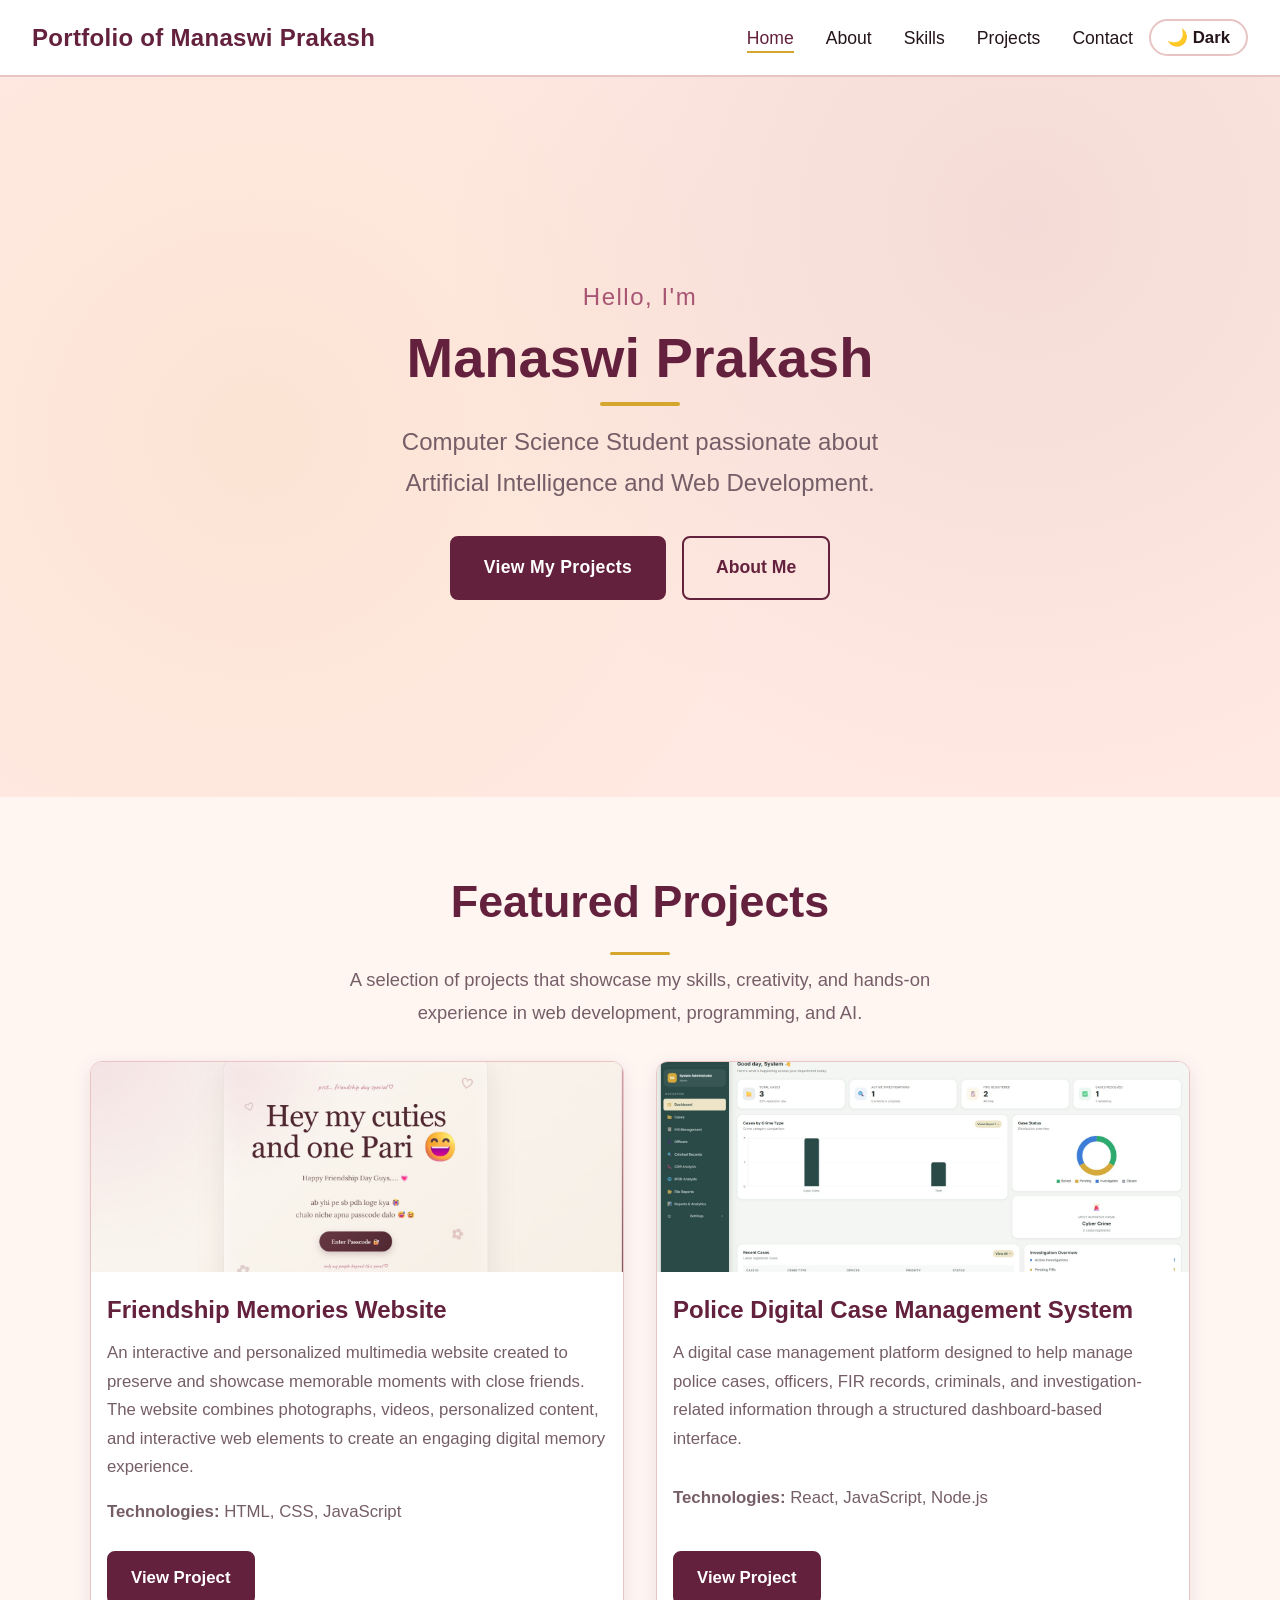
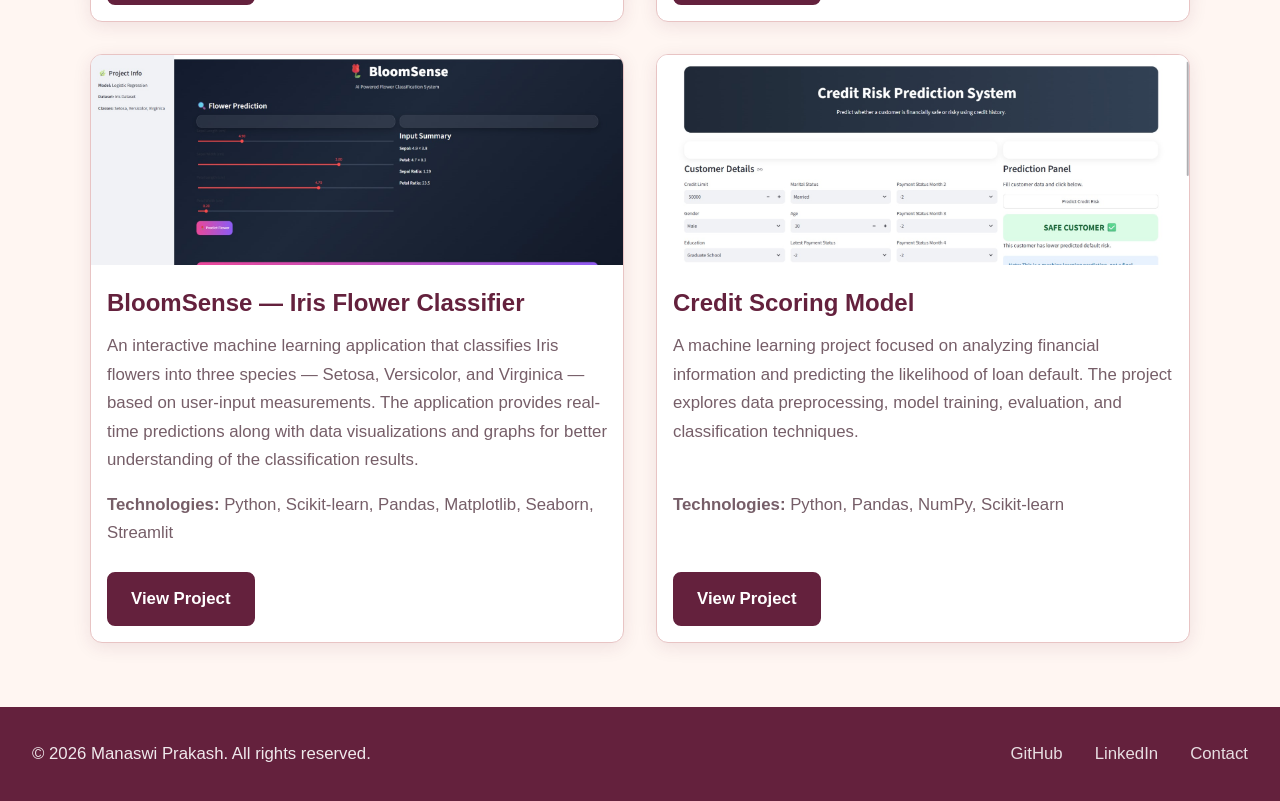
<file: index.html>
<!DOCTYPE html>
<html lang="en">
<head>
    <meta charset="UTF-8">
    <meta name="viewport" content="width=device-width, initial-scale=1.0">
    <title>My Portfolio</title>
    <meta name="description" content="Manaswi Prakash — Computer Science student skilled in AI, ML and Web Development.">
    <meta name="keywords" content="Manaswi Prakash, portfolio, AI, Machine Learning, Web Development">
    <meta name="author" content="Manaswi Prakash">

    <link rel="stylesheet" href="style.css">
</head>
<body>

<header>
    <h1>Portfolio of Manaswi Prakash</h1>

    <div class="nav-actions">

        <nav aria-label="Main navigation">

            <button
                class="nav-toggle"
                aria-label="Toggle navigation"
                onclick="document.querySelector('nav ul').classList.toggle('open')">
                ☰
            </button>

            <ul>
                <li><a href="index.html" class="active">Home</a></li>
                <li><a href="about.html">About</a></li>
                <li><a href="skills.html">Skills</a></li>
                <li><a href="projects.html">Projects</a></li>
                <li><a href="contact.html">Contact</a></li>
            </ul>

        </nav>

        <button
            class="theme-toggle"
            onclick="toggleTheme()"
            aria-label="Toggle dark mode">
            🌙 Dark
        </button>

    </div>

</header>

<main>

    <!-- Hero Section -->
    <section id="hero" aria-labelledby="hero-title">
        <div class="hero-content">
            <p class="hero-greeting">Hello, I'm</p>
            <h2 id="hero-title">Manaswi Prakash</h2>
            <p class="hero-subtitle">
                Computer Science Student passionate about 
                Artificial Intelligence and Web Development.
            </p>
            <div class="hero-buttons">
                <a href="projects.html" class="btn-primary">View My Projects</a>
                <a href="about.html" class="btn-secondary">About Me</a>
            </div>
        </div>
    </section>

    <!-- Featured Projects -->
    <section id="featured-projects" aria-labelledby="featured-projects-title">
        <header>
            <h2 id="featured-projects-title">Featured Projects</h2>
            <p>
                A selection of projects that showcase my skills, creativity,
                and hands-on experience in web development, programming, and AI.
            </p>
        </header>

        <div class="projects-container">

            <!-- Friendship Website -->
            <article class="project-card">
                <img 
                    src="friendship.jpeg" 
                    alt="Preview of Friendship Memories Website">
                <header>
                    <h3>Friendship Memories Website</h3>
                </header>
                <p>
                    An interactive and personalized multimedia website created
                    to preserve and showcase memorable moments with close friends.
                    The website combines photographs, videos, personalized
                    content, and interactive web elements to create an engaging
                    digital memory experience.
                </p>
                <p>
                    <strong>Technologies:</strong>
                    HTML, CSS, JavaScript
                </p>
                <a href="https://friendship-website-umber.vercel.app/" target="_blank" aria-label="View Friendship Memories Website project">
                    View Project
                </a>
            </article>

            <!-- Police Case Management System -->
            <article class="project-card">
                <img 
                    src="police-case.jpeg" 
                    alt="Preview of Police Digital Case Management System">
                <header>
                    <h3>Police Digital Case Management System</h3>
                </header>
                <p>
                    A digital case management platform designed to help manage
                    police cases, officers, FIR records, criminals, and
                    investigation-related information through a structured
                    dashboard-based interface.
                </p>
                <p>
                    <strong>Technologies:</strong>
                    React, JavaScript, Node.js
                </p>
                <a href="https://github.com/manaswiprakash36-ai/Police-Case-System" target="_blank" aria-label="View Police Digital Case Management System project">
                    View Project
                </a>
            </article>

            <!-- BloomSense -->
            <article class="project-card">
                <img 
                    src="bloomsense.jpeg" 
                    alt="Preview of BloomSense Iris Classifier">
                <header>
                    <h3>BloomSense — Iris Flower Classifier</h3>
                </header>
                <p>
                    An interactive machine learning application that classifies 
                    Iris flowers into three species — Setosa, Versicolor, and 
                    Virginica — based on user-input measurements. The application 
                    provides real-time predictions along with data visualizations 
                    and graphs for better understanding of the classification results.
                </p>
                <p>
                    <strong>Technologies:</strong>
                    Python, Scikit-learn, Pandas, Matplotlib, Seaborn, Streamlit
                </p>
                <a href="https://github.com/manaswiprakash36-ai/BloomSense" target="_blank" aria-label="View BloomSense Iris Classifier project">
                    View Project
                </a>
            </article>

            <!-- Credit Scoring -->
            <article class="project-card">
                <img 
                    src="creditscoring.jpeg" 
                    alt="Preview of Credit Scoring Model">
                <header>
                    <h3>Credit Scoring Model</h3>
                </header>
                <p>
                    A machine learning project focused on analyzing financial
                    information and predicting the likelihood of loan default.
                    The project explores data preprocessing, model training,
                    evaluation, and classification techniques.
                </p>
                <p>
                    <strong>Technologies:</strong>
                    Python, Pandas, NumPy, Scikit-learn
                </p>
                <a href="https://github.com/manaswiprakash36-ai/credit-scoring-app" target="_blank" aria-label="View Credit Scoring Model project">
                    View Project
                </a>
            </article>

        </div>
    </section>

</main>

<footer>
    <p>© 2026 Manaswi Prakash. All rights reserved.</p>
    <div class="footer-links">
        <a href="https://github.com/" target="_blank" aria-label="GitHub Profile">GitHub</a>
        <a href="https://linkedin.com/" target="_blank" aria-label="LinkedIn Profile">LinkedIn</a>
        <a href="contact.html" aria-label="Contact Me">Contact</a>
    </div>
</footer>

<script src="script.js"></script>

</body>
</html>
</file>
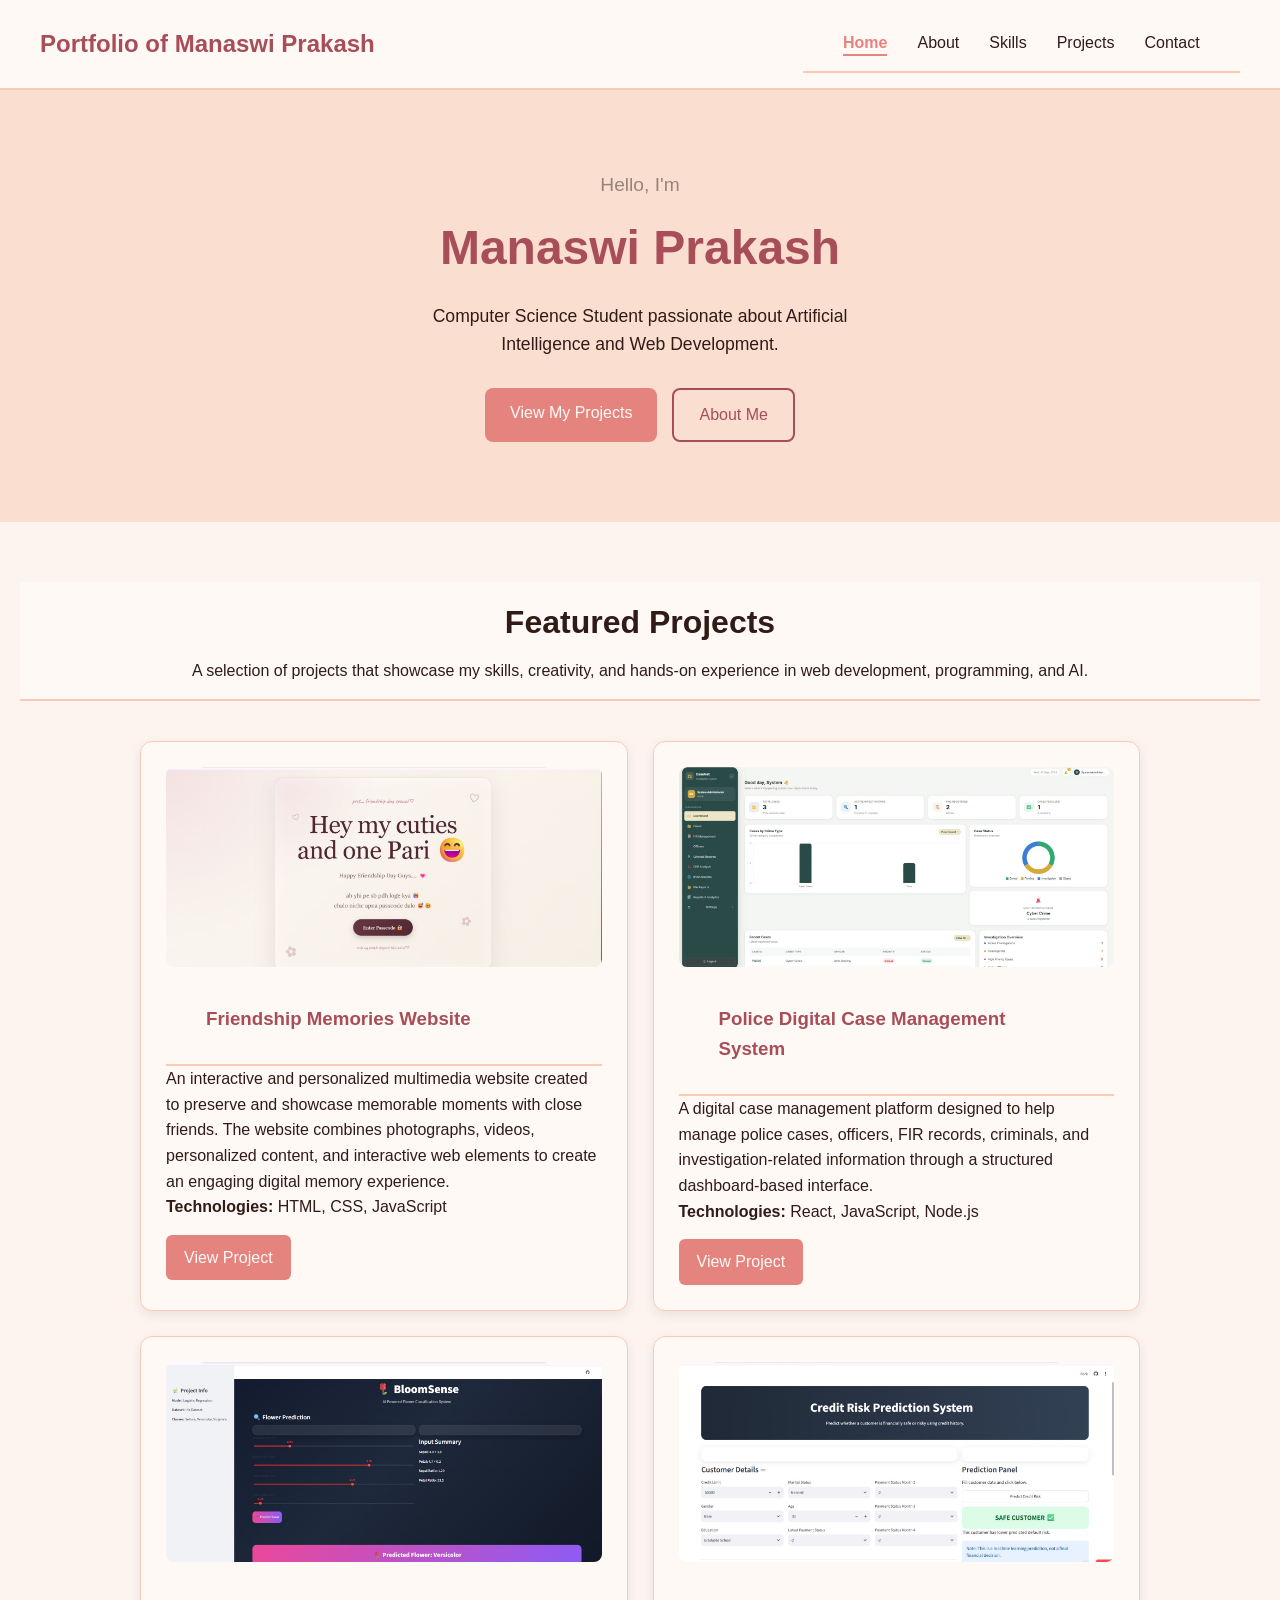
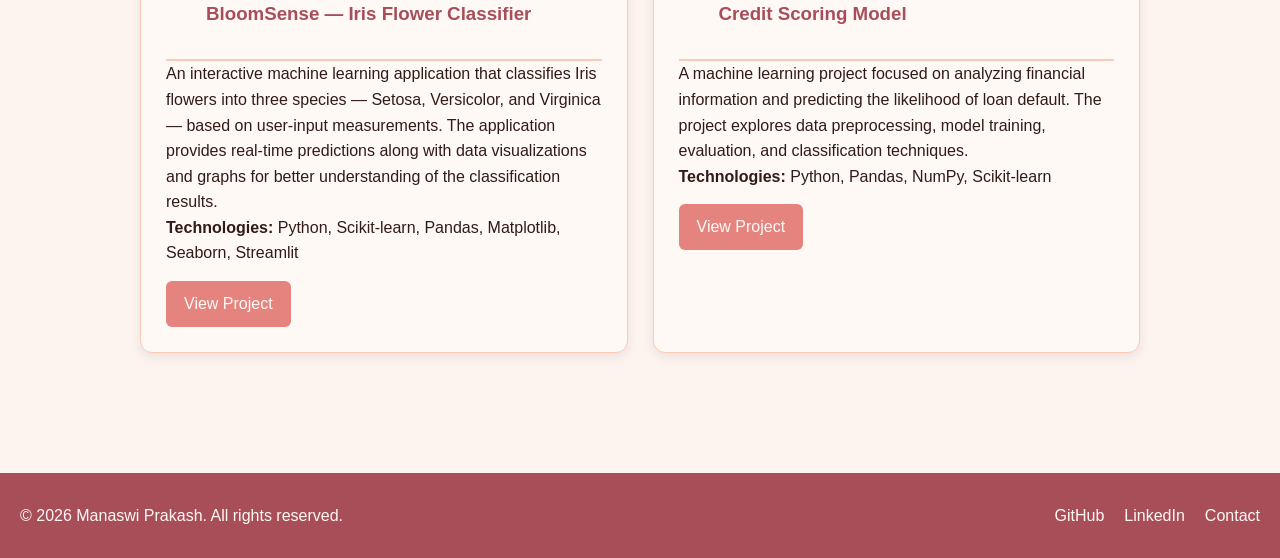
<file: portfolio-website/index.html>
<!DOCTYPE html>
<html lang="en">
<head>
    <meta charset="UTF-8">
    <meta name="viewport" content="width=device-width, initial-scale=1.0">
    <title>My Portfolio</title>
        <meta name="description" content="Manaswi Prakash — Computer Science student skilled in AI, ML and Web Development.">
<meta name="keywords" content="Manaswi Prakash, portfolio, AI, Machine Learning, Web Development">
<meta name="author" content="Manaswi Prakash">


    <link rel="stylesheet" href="style.css">
</head>
<body>
<header>
    <h1>Portfolio of Manaswi Prakash</h1>

    <nav aria-label="Main navigation">
        <ul>
<li><a href="index.html" class="active">Home</a></li>            <li><a href="about.html">About</a></li>
            <li><a href="skills.html">Skills</a></li>
            <li><a href="projects.html">Projects</a></li>
            <li><a href="contact.html">Contact</a></li>
        </ul>
    </nav>
</header>
<main>

<!-- Hero Section -->
<section id="hero" aria-labelledby="hero-title">
    <div class="hero-content">
        <p class="hero-greeting">Hello, I'm</p>
        <h2 id="hero-title">Manaswi Prakash</h2>
        <p class="hero-subtitle">
            Computer Science Student passionate about 
            Artificial Intelligence and Web Development.
        </p>
        <div class="hero-buttons">
            <a href="projects.html" class="btn-primary">View My Projects</a>
            <a href="about.html" class="btn-secondary">About Me</a>
        </div>
    </div>
</section>

<section id="featured-projects" aria-labelledby="featured-projects-title">
    <header>
        <h2 id="featured-projects-title">Featured Projects</h2>
        <p>
            A selection of projects that showcase my skills, creativity,
            and hands-on experience in web development, programming, and AI.
        </p>
    </header>

    <div class="projects-container">

        <!-- Friendship Website -->
        <article class="project-card">

            <img 
        src="images/friendship.jpeg" 
        alt="Preview of Friendship Memories Website"
    >
            <header>
                <h3>Friendship Memories Website</h3>
            </header>

            <p>
                An interactive and personalized multimedia website created
                to preserve and showcase memorable moments with close friends.
                The website combines photographs, videos, personalized
                content, and interactive web elements to create an engaging
                digital memory experience.
            </p>

            <p>
                <strong>Technologies:</strong>
                HTML, CSS, JavaScript
            </p>

            <a href="https://friendship-website-umber.vercel.app/" target="_blank" aria-label="View Friendship Memories Website project">
                View Project
            </a>
        </article>


        <!-- Police Case Management System -->
        <article class="project-card">

            <img 
        src="images/police-case.jpeg" 
        alt="Preview of Police Digital Case Management System"
    >
            <header>
                <h3>Police Digital Case Management System</h3>
            </header>

            <p>
                A digital case management platform designed to help manage
                police cases, officers, FIR records, criminals, and
                investigation-related information through a structured
                dashboard-based interface.
            </p>

            <p>
                <strong>Technologies:</strong>
                React, JavaScript, Node.js
            </p>

            <a href="https://github.com/manaswiprakash36-ai/Police-Case-System" target="_blank" aria-label="View Police Digital Case Management System project">
                View Project
            </a>
        </article>


<!-- BloomSense -->
<article class="project-card">

    <img 
        src="images/bloomsense.jpeg" 
        alt="Preview of BloomSense Iris Classifier"
    >
    <header>
        <h3>BloomSense — Iris Flower Classifier</h3>
    </header>

    <p>
        An interactive machine learning application that classifies 
        Iris flowers into three species — Setosa, Versicolor, and 
        Virginica — based on user-input measurements. The application 
        provides real-time predictions along with data visualizations 
        and graphs for better understanding of the classification results.
    </p>

    <p>
        <strong>Technologies:</strong>
        Python, Scikit-learn, Pandas, Matplotlib, Seaborn, Streamlit
    </p>

    <a href="https://github.com/manaswiprakash36-ai/BloomSense" target="_blank" aria-label="View BloomSense Iris Classifier project">
        View Project
    </a>
</article>

        <!-- Credit Scoring -->
        <article class="project-card">

            <img 
        src="images/creditscoring.jpeg" 
        alt="Preview of Credit Scoring Model"
    >
            <header>
                <h3>Credit Scoring Model</h3>
            </header>

            <p>
                A machine learning project focused on analyzing financial
                information and predicting the likelihood of loan default.
                The project explores data preprocessing, model training,
                evaluation, and classification techniques.
            </p>

            <p>
                <strong>Technologies:</strong>
                Python, Pandas, NumPy, Scikit-learn
            </p>

            <a href="https://github.com/manaswiprakash36-ai/credit-scoring-app" target="_blank" aria-label="View Credit Scoring Model project">
                View Project
            </a>
        </article>

    </div>
</section>

</main>

<footer>
    <p>© 2026 Manaswi Prakash. All rights reserved.</p>
    <div class="footer-links">
        <a href="https://github.com/" target="_blank" aria-label="GitHub Profile">GitHub</a>
        <a href="https://linkedin.com/" target="_blank" aria-label="LinkedIn Profile">LinkedIn</a>
        <a href="contact.html" aria-label="Contact Me">Contact</a>
    </div>
</footer>
</body>
</html>
</file>
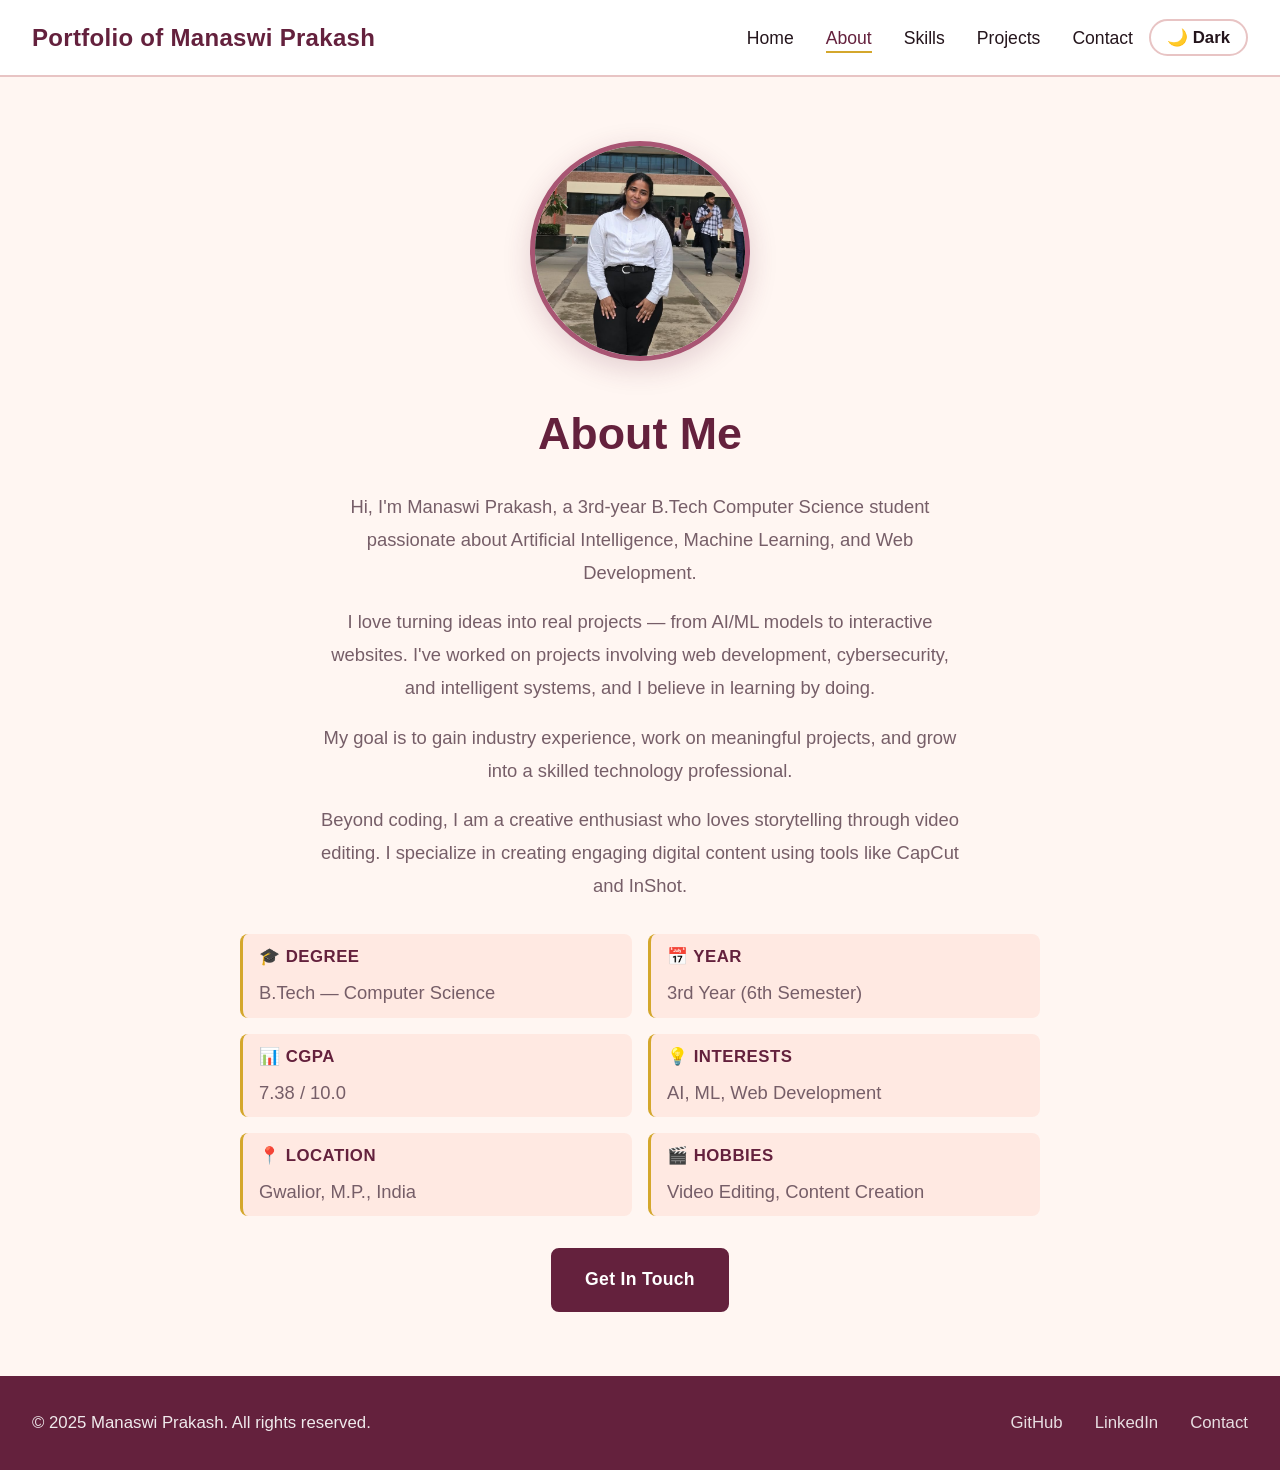
<file: about.html>
<!DOCTYPE html>
<html lang="en">
<head>
    <meta charset="UTF-8">
    <meta name="viewport" content="width=device-width, initial-scale=1.0">
    <title>About — Manaswi Prakash</title>
    <meta name="description" content="About Manaswi Prakash — B.Tech Computer Science student passionate about AI and Web Development.">
    <meta name="author" content="Manaswi Prakash">
    <link rel="stylesheet" href="style.css">
</head>
<body>

<header>
    <h1>Portfolio of Manaswi Prakash</h1>

    <div class="nav-actions">

        <nav aria-label="Main navigation">

            <button
                class="nav-toggle"
                aria-label="Toggle navigation"
                onclick="document.querySelector('nav ul').classList.toggle('open')">
                ☰
            </button>

            <ul>
                <li><a href="index.html">Home</a></li>
                <li><a href="about.html" class="active">About</a></li>
                <li><a href="skills.html">Skills</a></li>
                <li><a href="projects.html">Projects</a></li>
                <li><a href="contact.html">Contact</a></li>
            </ul>

        </nav>

        <button
            class="theme-toggle"
            onclick="toggleTheme()"
            aria-label="Toggle dark mode">
            🌙 Dark
        </button>

    </div>

</header>

<main>

    <section id="about-hero" aria-labelledby="about-title">
        <div class="about-container">

            <!-- Profile Image -->
            <div class="about-image">
                <img
                    src="profile.jpeg"
                    alt="Manaswi Prakash — Computer Science Student">
            </div>

            <!-- About Text -->
            <div class="about-text">

                <h2 id="about-title">About Me</h2>

                <p>
                    Hi, I'm Manaswi Prakash, a 3rd-year B.Tech 
                    Computer Science student passionate about 
                    Artificial Intelligence, Machine Learning, 
                    and Web Development.
                </p>

                <p>
                    I love turning ideas into real projects — from 
                    AI/ML models to interactive websites. I've worked 
                    on projects involving web development, 
                    cybersecurity, and intelligent systems, and I 
                    believe in learning by doing.
                </p>

                <p>
                    My goal is to gain industry experience, work on 
                    meaningful projects, and grow into a skilled 
                    technology professional.
                </p>

                <p>
                    Beyond coding, I am a creative enthusiast who 
                    loves storytelling through video editing. I 
                    specialize in creating engaging digital content 
                    using tools like CapCut and InShot.
                </p>

                <!-- Details Grid -->
                <div class="about-details">

                    <div class="detail-item">
                        <span class="detail-label">🎓 Degree</span>
                        <span class="detail-value">B.Tech — Computer Science</span>
                    </div>

                    <div class="detail-item">
                        <span class="detail-label">📅 Year</span>
                        <span class="detail-value">3rd Year (6th Semester)</span>
                    </div>

                    <div class="detail-item">
                        <span class="detail-label">📊 CGPA</span>
                        <span class="detail-value">7.38 / 10.0</span>
                    </div>

                    <div class="detail-item">
                        <span class="detail-label">💡 Interests</span>
                        <span class="detail-value">AI, ML, Web Development</span>
                    </div>

                    <div class="detail-item">
                        <span class="detail-label">📍 Location</span>
                        <span class="detail-value">Gwalior, M.P., India</span>
                    </div>

                    <div class="detail-item">
                        <span class="detail-label">🎬 Hobbies</span>
                        <span class="detail-value">Video Editing, Content Creation</span>
                    </div>

                </div>
                <!-- Details Grid End -->

                <a href="contact.html" class="btn-primary">Get In Touch</a>

            </div>
            <!-- About Text End -->

        </div>
        <!-- About Container End -->

    </section>

</main>

<footer>
    <p>© 2025 Manaswi Prakash. All rights reserved.</p>
    <div class="footer-links">
        <a href="https://github.com/" target="_blank" aria-label="GitHub Profile">GitHub</a>
        <a href="https://linkedin.com/" target="_blank" aria-label="LinkedIn Profile">LinkedIn</a>
        <a href="contact.html" aria-label="Contact Me">Contact</a>
    </div>
</footer>

<script src="script.js"></script>

</body>
</html>
</file>
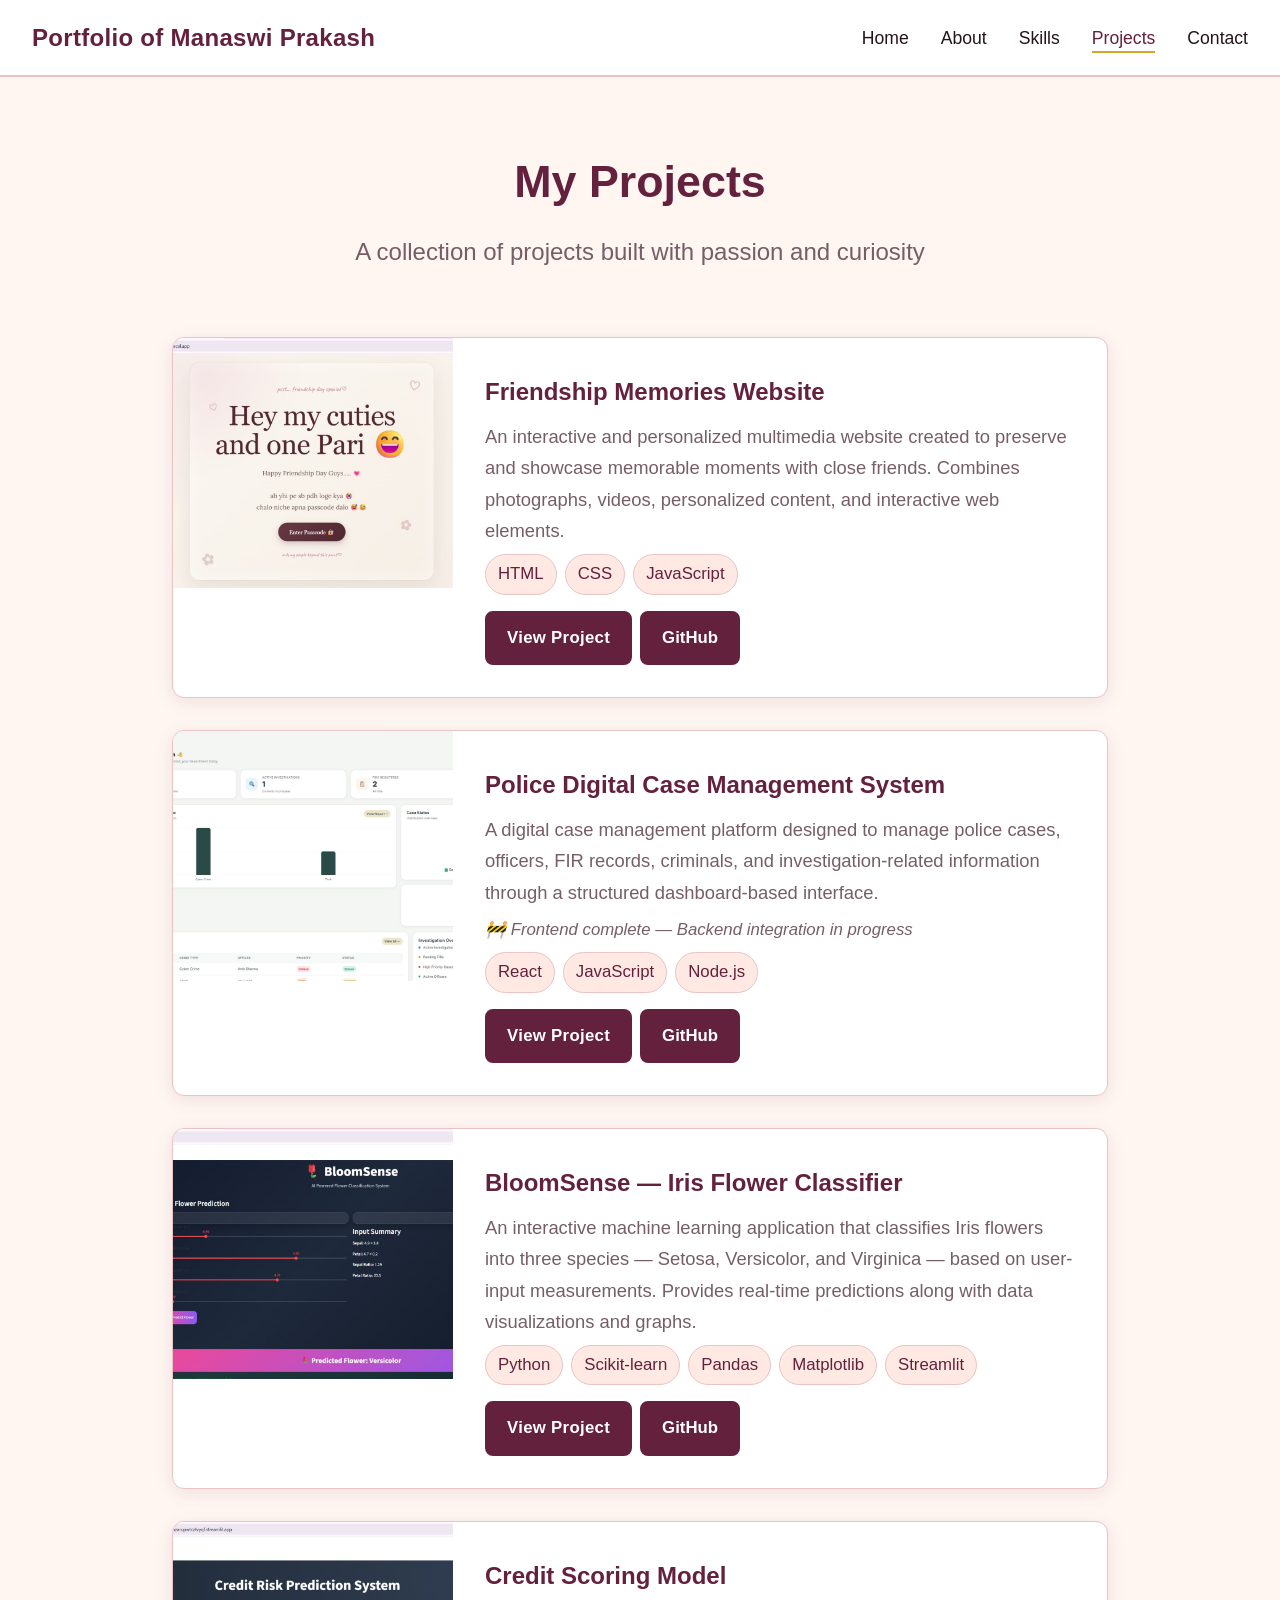
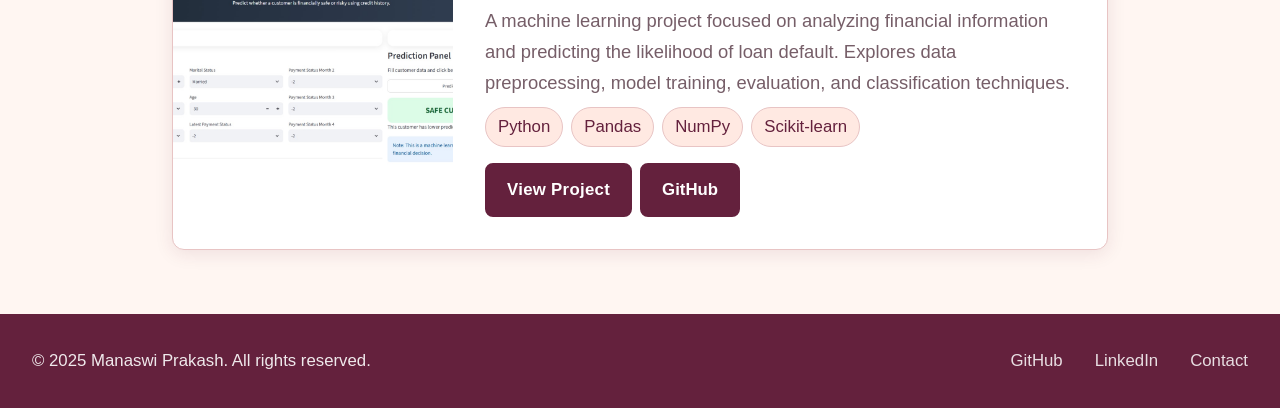
<file: projects.html>
<!DOCTYPE html>
<html lang="en">
<head>
    <meta charset="UTF-8">
    <meta name="viewport" content="width=device-width, initial-scale=1.0">
    <title>Projects — Manaswi Prakash</title>
        <meta name="description" content="Projects by Manaswi Prakash — BloomSense, Police Case Management, Credit Scoring and more.">
<meta name="author" content="Manaswi Prakash">

    <link rel="stylesheet" href="style.css">
</head>
<body>

    <!-- Header -->
    <header>
        <h1>Portfolio of Manaswi Prakash</h1>
        <nav aria-label="Main navigation">
            <ul>
                <li><a href="index.html">Home</a></li>
                <li><a href="about.html">About</a></li>
                <li><a href="skills.html">Skills</a></li>
<li><a href="projects.html" class="active">Projects</a></li>                <li><a href="contact.html">Contact</a></li>
            </ul>
        </nav>
    </header>

    <main>
        <section id="projects-page" aria-labelledby="projects-title">

            <div class="projects-hero">
                <h2 id="projects-title">My Projects</h2>
                <p>A collection of projects built with passion and curiosity</p>
            </div>

            <div class="all-projects-container">

                <!-- Friendship Website -->
                <article class="project-card-full">
                    <div class="project-image">
                        <img 
                            src="friendship.jpeg" 
                            alt="Preview of Friendship Memories Website"
                        >
                    </div>
                    <div class="project-info">
                        <h3>Friendship Memories Website</h3>
                        <p>
                            An interactive and personalized multimedia website 
                            created to preserve and showcase memorable moments 
                            with close friends. Combines photographs, videos, 
                            personalized content, and interactive web elements.
                        </p>
                        <div class="project-tech">
                            <span>HTML</span>
                            <span>CSS</span>
                            <span>JavaScript</span>
                        </div>
                        <div class="project-links">
                            <a href="https://friendship-website-umber.vercel.app/" target="_blank" class="btn-primary" aria-label="View Friendship Website project">
                                View Project
                            </a>
                            <a href="https://friendship-website-umber.vercel.app/" target="_blank" class="btn-secondary" aria-label="Friendship Website GitHub">
                                GitHub
                            </a>
                        </div>
                    </div>
                </article>

                <!-- Police Case Management -->
                <article class="project-card-full">
                    <div class="project-image">
                        <img 
                            src="police-case.jpeg" 
                            alt="Preview of Police Case Management System"
                        >
                    </div>
                    <div class="project-info">
                        <h3>Police Digital Case Management System</h3>
                        <p>
                            A digital case management platform designed to manage 
                            police cases, officers, FIR records, criminals, and 
                            investigation-related information through a structured 
                            dashboard-based interface.
                        </p>
                        <p class="project-status">
                            🚧 Frontend complete — Backend integration in progress
                        </p>
                        <div class="project-tech">
                            <span>React</span>
                            <span>JavaScript</span>
                            <span>Node.js</span>
                        </div>
                        <div class="project-links">
                            <a href="https://github.com/manaswiprakash36-ai/Police-Case-System" target="_blank" class="btn-primary" aria-label="View Police Case Management project">
                                View Project
                            </a>
                            <a href="https://github.com/manaswiprakash36-ai/Police-Case-System" target="_blank" class="btn-secondary" aria-label="Police Case Management GitHub">
                                GitHub
                            </a>
                        </div>
                    </div>
                </article>

                <!-- BloomSense -->
                <article class="project-card-full">
                    <div class="project-image">
                        <img 
                            src="bloomsense.jpeg" 
                            alt="Preview of BloomSense Iris Classifier"
                        >
                    </div>
                    <div class="project-info">
                        <h3>BloomSense — Iris Flower Classifier</h3>
                        <p>
                            An interactive machine learning application that 
                            classifies Iris flowers into three species — Setosa, 
                            Versicolor, and Virginica — based on user-input 
                            measurements. Provides real-time predictions along 
                            with data visualizations and graphs.
                        </p>
                        <div class="project-tech">
                            <span>Python</span>
                            <span>Scikit-learn</span>
                            <span>Pandas</span>
                            <span>Matplotlib</span>
                            <span>Streamlit</span>
                        </div>
                        <div class="project-links">
                            <a href="https://github.com/manaswiprakash36-ai/BloomSense" target="_blank" class="btn-primary" aria-label="View BloomSense project">
                                View Project
                            </a>
                            <a href="https://github.com/manaswiprakash36-ai/BloomSense" target="_blank" class="btn-secondary" aria-label="BloomSense GitHub">
                                GitHub
                            </a>
                        </div>
                    </div>
                </article>

                <!-- Credit Scoring -->
                <article class="project-card-full">
                    <div class="project-image">
                        <img 
                            src="creditscoring.jpeg" 
                            alt="Preview of Credit Scoring Model"
                        >
                    </div>
                    <div class="project-info">
                        <h3>Credit Scoring Model</h3>
                        <p>
                            A machine learning project focused on analyzing 
                            financial information and predicting the likelihood 
                            of loan default. Explores data preprocessing, model 
                            training, evaluation, and classification techniques.
                        </p>
                        <div class="project-tech">
                            <span>Python</span>
                            <span>Pandas</span>
                            <span>NumPy</span>
                            <span>Scikit-learn</span>
                        </div>
                        <div class="project-links">
                            <a href="https://github.com/manaswiprakash36-ai/credit-scoring-app" target="_blank" class="btn-primary" aria-label="View Credit Scoring project">
                                View Project
                            </a>
                            <a href="https://github.com/manaswiprakash36-ai/credit-scoring-app" target="_blank" class="btn-secondary" aria-label="Credit Scoring GitHub">
                                GitHub
                            </a>
                        </div>
                    </div>
                </article>

            </div>

        </section>
    </main>

    <!-- Footer -->
    <footer>
        <p>© 2025 Manaswi Prakash. All rights reserved.</p>
        <div class="footer-links">
            <a href="https://github.com/" target="_blank" aria-label="GitHub Profile">GitHub</a>
            <a href="https://linkedin.com/" target="_blank" aria-label="LinkedIn Profile">LinkedIn</a>
            <a href="contact.html" aria-label="Contact Me">Contact</a>
        </div>
    </footer>
    <script src="script.js"></script>

</body>
</html>
</file>
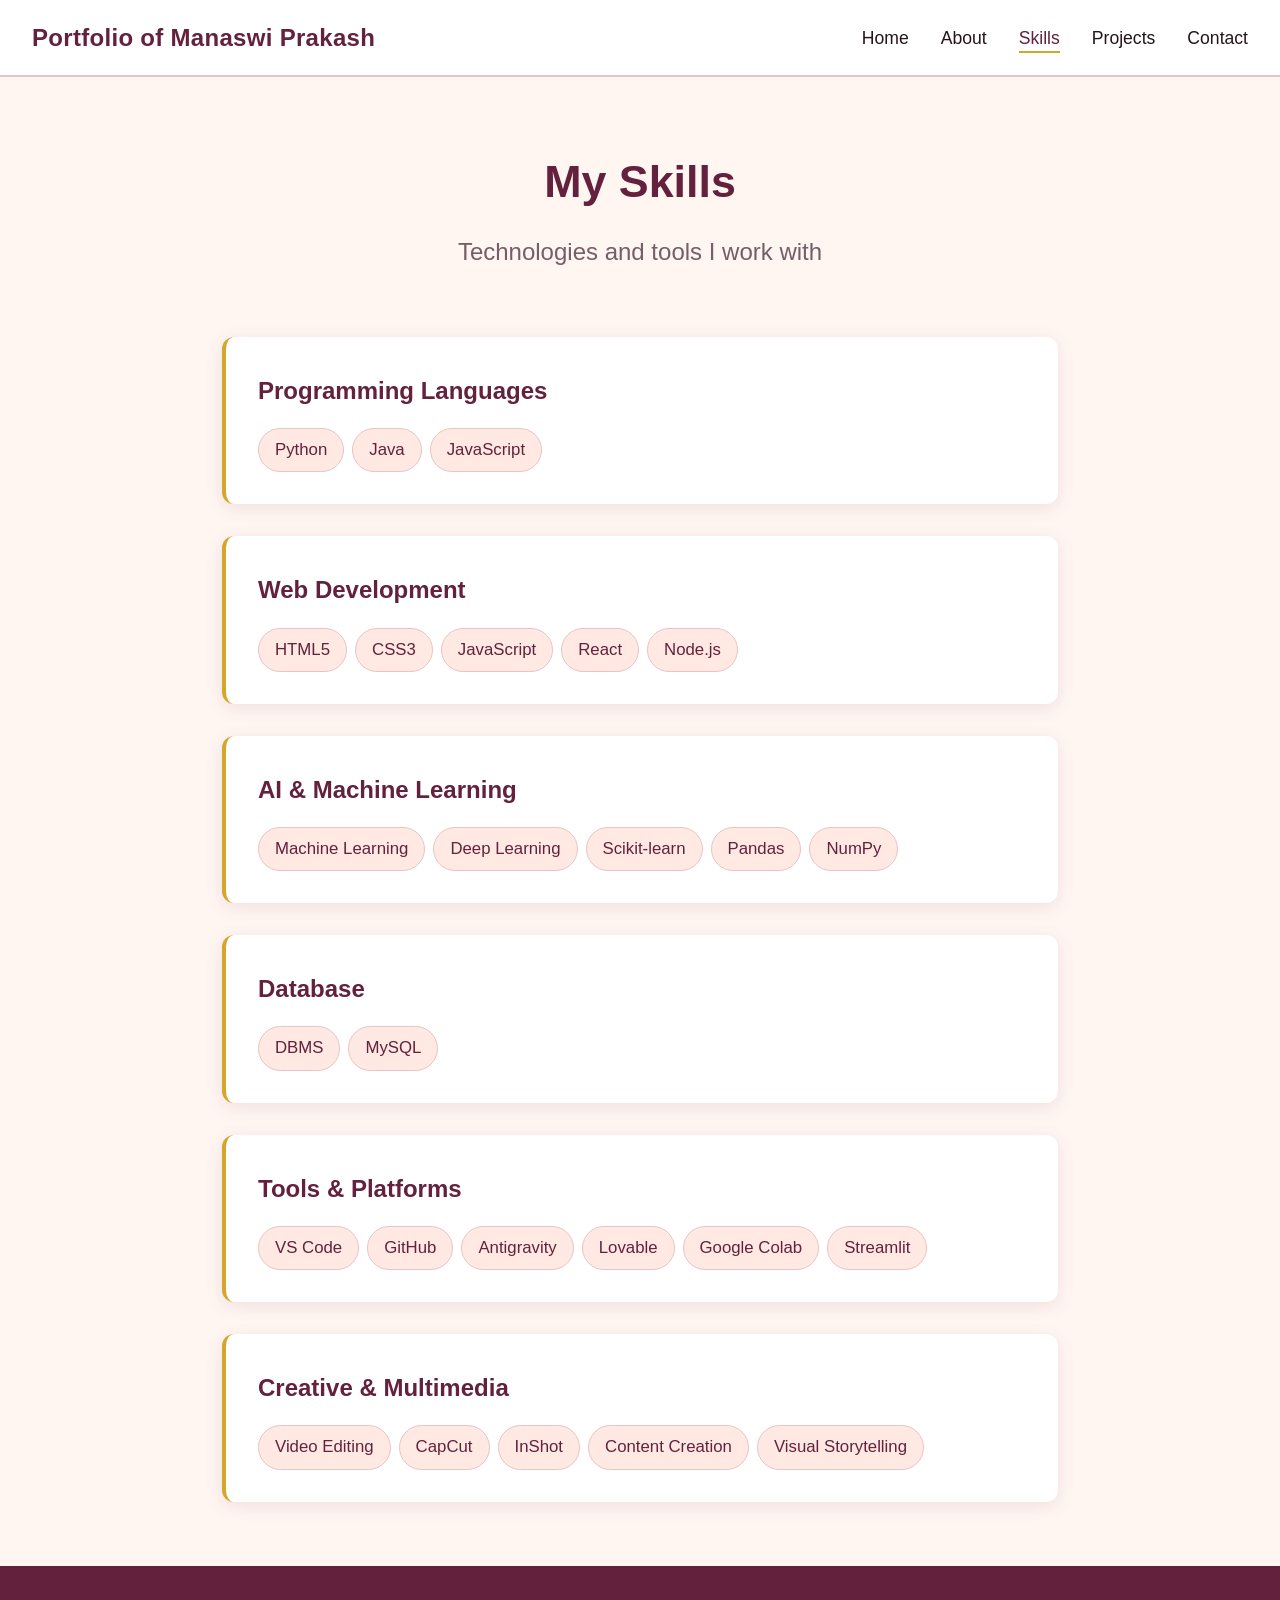
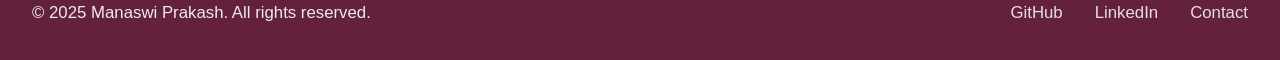
<file: skills.html>
<!DOCTYPE html>
<html lang="en">
<head>
    <meta charset="UTF-8">
    <meta name="viewport" content="width=device-width, initial-scale=1.0">
    <title>Skills — Manaswi Prakash</title>
        <meta name="description" content="Skills of Manaswi Prakash — Python, React, ML, Deep Learning and more.">
<meta name="author" content="Manaswi Prakash">

    <link rel="stylesheet" href="style.css">

</head>
<body>

    <!-- Header -->
    <header>
        <h1>Portfolio of Manaswi Prakash</h1>
        <nav aria-label="Main navigation">
            <ul>
                <li><a href="index.html">Home</a></li>
                <li><a href="about.html">About</a></li>
<li><a href="skills.html" class="active">Skills</a></li>                <li><a href="projects.html">Projects</a></li>
                <li><a href="contact.html">Contact</a></li>
            </ul>
        </nav>
    </header>

    <main>
        <section id="skills-page" aria-labelledby="skills-title">

            <div class="skills-hero">
                <h2 id="skills-title">My Skills</h2>
                <p>Technologies and tools I work with</p>
            </div>

            <!-- Languages -->
            <div class="skills-container">

                <div class="skill-category">
                    <h3>Programming Languages</h3>
                    <div class="skill-tags">
                        <span class="skill-tag">Python</span>
                        <span class="skill-tag">Java</span>
                        <span class="skill-tag">JavaScript</span>
                    </div>
                </div>

                <!-- Web Development -->
                <div class="skill-category">
                    <h3>Web Development</h3>
                    <div class="skill-tags">
                        <span class="skill-tag">HTML5</span>
                        <span class="skill-tag">CSS3</span>
                        <span class="skill-tag">JavaScript</span>
                        <span class="skill-tag">React</span>
                        <span class="skill-tag">Node.js</span>
                    </div>
                </div>

                <!-- AI / ML -->
                <div class="skill-category">
                    <h3>AI & Machine Learning</h3>
                    <div class="skill-tags">
                        <span class="skill-tag">Machine Learning</span>
                        <span class="skill-tag">Deep Learning</span>
                        <span class="skill-tag">Scikit-learn</span>
                        <span class="skill-tag">Pandas</span>
                        <span class="skill-tag">NumPy</span>
                    </div>
                </div>
                

                <!-- Database -->
                <div class="skill-category">
                    <h3>Database</h3>
                    <div class="skill-tags">
                        <span class="skill-tag">DBMS</span>
                        <span class="skill-tag">MySQL</span>
                    </div>
                </div>

                <!-- Tools -->
                <div class="skill-category">
                    <h3>Tools & Platforms</h3>
                    <div class="skill-tags">
                        <span class="skill-tag">VS Code</span>
                        <span class="skill-tag">GitHub</span>
                        <span class="skill-tag">Antigravity</span>
                        <span class="skill-tag">Lovable</span>
                        <span class="skill-tag">Google Colab</span>
                        <span class="skill-tag">Streamlit</span>
                    </div>
                </div>

                <div class="skill-category">
    <h3>Creative & Multimedia</h3>
    <div class="skill-tags">
        <span class="skill-tag">Video Editing</span>
        <span class="skill-tag">CapCut</span>
        <span class="skill-tag">InShot</span>
        <span class="skill-tag">Content Creation</span>
        <span class="skill-tag">Visual Storytelling</span>
    </div>
</div>

            </div>

        </section>
    </main>

    <!-- Footer -->
    <footer>
        <p>© 2025 Manaswi Prakash. All rights reserved.</p>
        <div class="footer-links">
            <a href="https://github.com/" target="_blank" aria-label="GitHub Profile">GitHub</a>
            <a href="https://linkedin.com/" target="_blank" aria-label="LinkedIn Profile">LinkedIn</a>
            <a href="contact.html" aria-label="Contact Me">Contact</a>
        </div>
    </footer>
    <script src="script.js"></script>

</body>
</html>
</file>
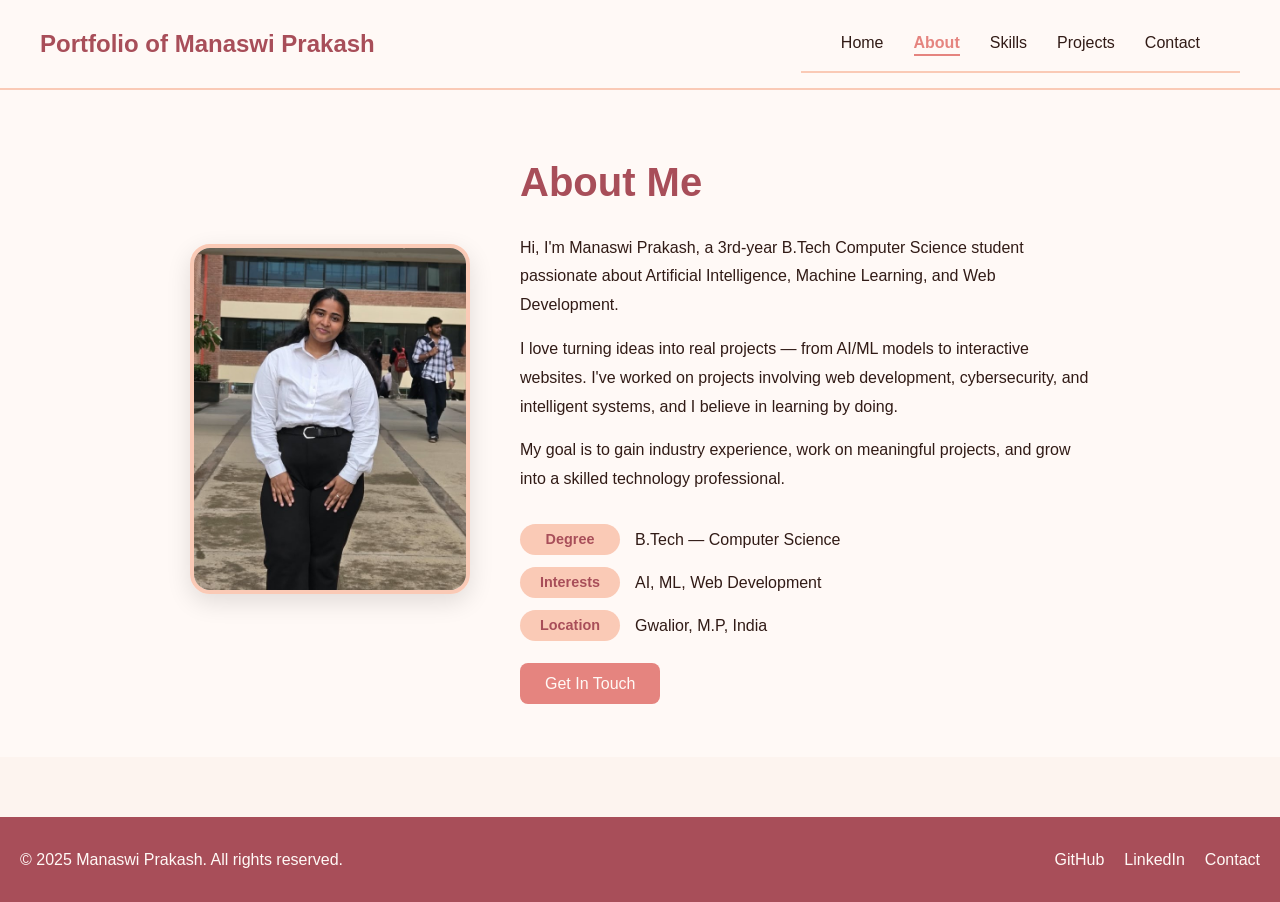
<file: portfolio-website/about.html>
<!DOCTYPE html>
<html lang="en">
<head>
    <meta charset="UTF-8">
    <meta name="viewport" content="width=device-width, initial-scale=1.0">
    <title>About — Manaswi Prakash</title>
        <meta name="description" content="About Manaswi Prakash — B.Tech Computer Science student passionate about AI and Web Development.">
<meta name="author" content="Manaswi Prakash">

    <link rel="stylesheet" href="style.css">
</head>
<body>

    <!-- Header -->
    <header>
        <h1>Portfolio of Manaswi Prakash</h1>
        <nav aria-label="Main navigation">
            <ul>
                <li><a href="index.html">Home</a></li>
<li><a href="about.html" class="active">About</a></li>                <li><a href="skills.html">Skills</a></li>
                <li><a href="projects.html">Projects</a></li>
                <li><a href="contact.html">Contact</a></li>
            </ul>
        </nav>
    </header>

    <!-- Main Content -->
    <main>

        <!-- About Hero -->
        <section id="about-hero" aria-labelledby="about-title">
<div class="about-container">

    <div class="about-image">
        <img 
            src="images/profile.jpeg" 
            alt="Manaswi Prakash — Computer Science Student"
        >
    </div>

    <div class="about-text">
        <h2 id="about-title">About Me</h2>
        <p>
            Hi, I'm Manaswi Prakash, a 3rd-year B.Tech Computer Science 
            student passionate about Artificial Intelligence, Machine 
            Learning, and Web Development.
        </p>
        <p>
            I love turning ideas into real projects — from AI/ML models 
            to interactive websites. I've worked on projects involving 
            web development, cybersecurity, and intelligent systems, 
            and I believe in learning by doing.
        </p>
        <p>
            My goal is to gain industry experience, work on meaningful 
            projects, and grow into a skilled technology professional.
        </p>

        <div class="about-details">
            <div class="detail-item">
                <span class="detail-label">Degree</span>
                <span>B.Tech — Computer Science</span>
            </div>
            <div class="detail-item">
                <span class="detail-label">Interests</span>
                <span>AI, ML, Web Development</span>
            </div>
            <div class="detail-item">
                <span class="detail-label">Location</span>
                <span>Gwalior, M.P, India</span>
            </div>
        </div>

        <a href="contact.html" class="btn-primary">Get In Touch</a>
    </div>

</div>
        </section>

    </main>

    <!-- Footer -->
    <footer>
        <p>© 2025 Manaswi Prakash. All rights reserved.</p>
        <div class="footer-links">
            <a href="https://github.com/" target="_blank" aria-label="GitHub Profile">GitHub</a>
            <a href="https://linkedin.com/" target="_blank" aria-label="LinkedIn Profile">LinkedIn</a>
            <a href="contact.html" aria-label="Contact Me">Contact</a>
        </div>
    </footer>

</body>
</html>
</file>
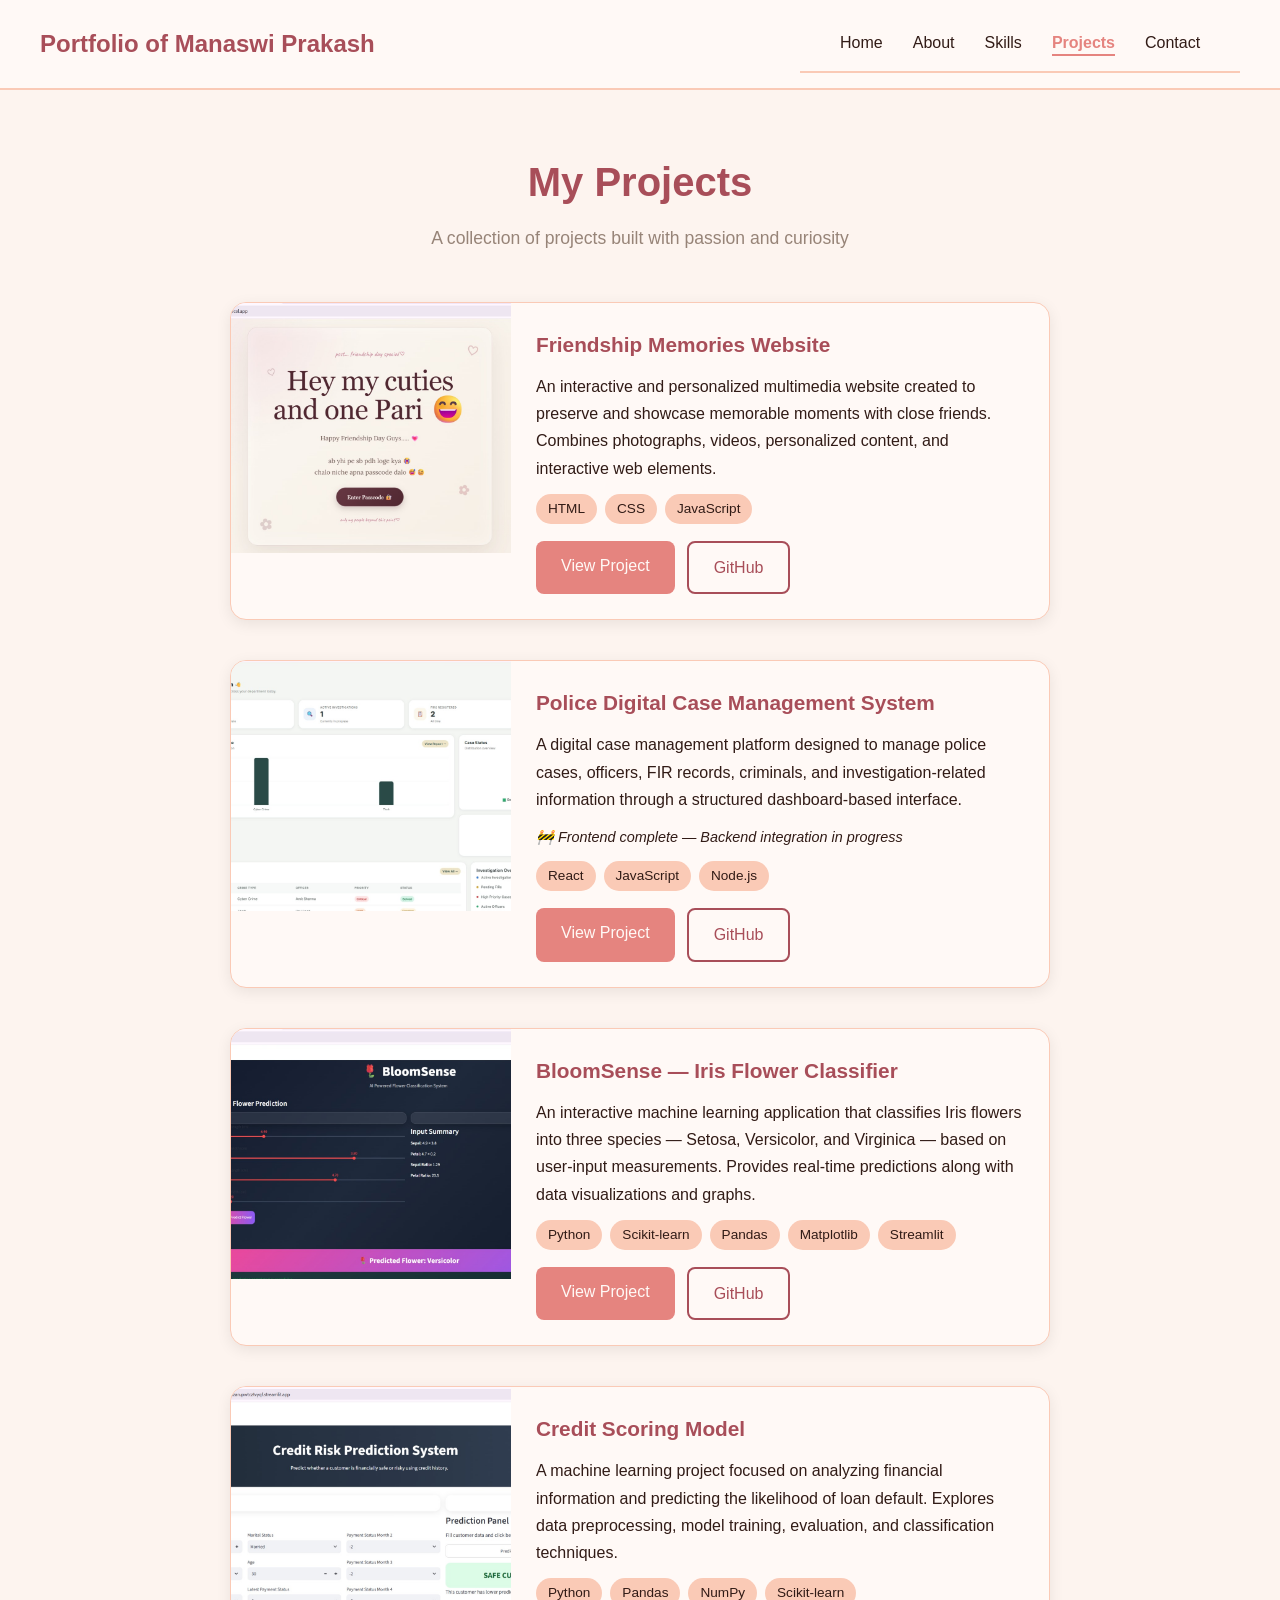
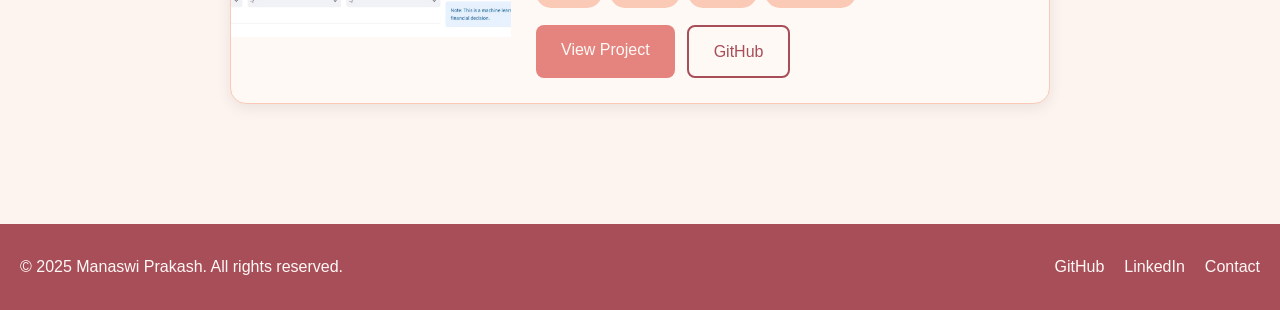
<file: portfolio-website/projects.html>
<!DOCTYPE html>
<html lang="en">
<head>
    <meta charset="UTF-8">
    <meta name="viewport" content="width=device-width, initial-scale=1.0">
    <title>Projects — Manaswi Prakash</title>
        <meta name="description" content="Projects by Manaswi Prakash — BloomSense, Police Case Management, Credit Scoring and more.">
<meta name="author" content="Manaswi Prakash">

    <link rel="stylesheet" href="style.css">
</head>
<body>

    <!-- Header -->
    <header>
        <h1>Portfolio of Manaswi Prakash</h1>
        <nav aria-label="Main navigation">
            <ul>
                <li><a href="index.html">Home</a></li>
                <li><a href="about.html">About</a></li>
                <li><a href="skills.html">Skills</a></li>
<li><a href="projects.html" class="active">Projects</a></li>                <li><a href="contact.html">Contact</a></li>
            </ul>
        </nav>
    </header>

    <main>
        <section id="projects-page" aria-labelledby="projects-title">

            <div class="projects-hero">
                <h2 id="projects-title">My Projects</h2>
                <p>A collection of projects built with passion and curiosity</p>
            </div>

            <div class="all-projects-container">

                <!-- Friendship Website -->
                <article class="project-card-full">
                    <div class="project-image">
                        <img 
                            src="images/friendship.jpeg" 
                            alt="Preview of Friendship Memories Website"
                        >
                    </div>
                    <div class="project-info">
                        <h3>Friendship Memories Website</h3>
                        <p>
                            An interactive and personalized multimedia website 
                            created to preserve and showcase memorable moments 
                            with close friends. Combines photographs, videos, 
                            personalized content, and interactive web elements.
                        </p>
                        <div class="project-tech">
                            <span>HTML</span>
                            <span>CSS</span>
                            <span>JavaScript</span>
                        </div>
                        <div class="project-links">
                            <a href="https://friendship-website-umber.vercel.app/" target="_blank" class="btn-primary" aria-label="View Friendship Website project">
                                View Project
                            </a>
                            <a href="https://friendship-website-umber.vercel.app/" target="_blank" class="btn-secondary" aria-label="Friendship Website GitHub">
                                GitHub
                            </a>
                        </div>
                    </div>
                </article>

                <!-- Police Case Management -->
                <article class="project-card-full">
                    <div class="project-image">
                        <img 
                            src="images/police-case.jpeg" 
                            alt="Preview of Police Case Management System"
                        >
                    </div>
                    <div class="project-info">
                        <h3>Police Digital Case Management System</h3>
                        <p>
                            A digital case management platform designed to manage 
                            police cases, officers, FIR records, criminals, and 
                            investigation-related information through a structured 
                            dashboard-based interface.
                        </p>
                        <p class="project-status">
                            🚧 Frontend complete — Backend integration in progress
                        </p>
                        <div class="project-tech">
                            <span>React</span>
                            <span>JavaScript</span>
                            <span>Node.js</span>
                        </div>
                        <div class="project-links">
                            <a href="https://github.com/manaswiprakash36-ai/Police-Case-System" target="_blank" class="btn-primary" aria-label="View Police Case Management project">
                                View Project
                            </a>
                            <a href="https://github.com/manaswiprakash36-ai/Police-Case-System" target="_blank" class="btn-secondary" aria-label="Police Case Management GitHub">
                                GitHub
                            </a>
                        </div>
                    </div>
                </article>

                <!-- BloomSense -->
                <article class="project-card-full">
                    <div class="project-image">
                        <img 
                            src="images/bloomsense.jpeg" 
                            alt="Preview of BloomSense Iris Classifier"
                        >
                    </div>
                    <div class="project-info">
                        <h3>BloomSense — Iris Flower Classifier</h3>
                        <p>
                            An interactive machine learning application that 
                            classifies Iris flowers into three species — Setosa, 
                            Versicolor, and Virginica — based on user-input 
                            measurements. Provides real-time predictions along 
                            with data visualizations and graphs.
                        </p>
                        <div class="project-tech">
                            <span>Python</span>
                            <span>Scikit-learn</span>
                            <span>Pandas</span>
                            <span>Matplotlib</span>
                            <span>Streamlit</span>
                        </div>
                        <div class="project-links">
                            <a href="https://github.com/manaswiprakash36-ai/BloomSense" target="_blank" class="btn-primary" aria-label="View BloomSense project">
                                View Project
                            </a>
                            <a href="https://github.com/manaswiprakash36-ai/BloomSense" target="_blank" class="btn-secondary" aria-label="BloomSense GitHub">
                                GitHub
                            </a>
                        </div>
                    </div>
                </article>

                <!-- Credit Scoring -->
                <article class="project-card-full">
                    <div class="project-image">
                        <img 
                            src="images/creditscoring.jpeg" 
                            alt="Preview of Credit Scoring Model"
                        >
                    </div>
                    <div class="project-info">
                        <h3>Credit Scoring Model</h3>
                        <p>
                            A machine learning project focused on analyzing 
                            financial information and predicting the likelihood 
                            of loan default. Explores data preprocessing, model 
                            training, evaluation, and classification techniques.
                        </p>
                        <div class="project-tech">
                            <span>Python</span>
                            <span>Pandas</span>
                            <span>NumPy</span>
                            <span>Scikit-learn</span>
                        </div>
                        <div class="project-links">
                            <a href="https://github.com/manaswiprakash36-ai/credit-scoring-app" target="_blank" class="btn-primary" aria-label="View Credit Scoring project">
                                View Project
                            </a>
                            <a href="https://github.com/manaswiprakash36-ai/credit-scoring-app" target="_blank" class="btn-secondary" aria-label="Credit Scoring GitHub">
                                GitHub
                            </a>
                        </div>
                    </div>
                </article>

            </div>

        </section>
    </main>

    <!-- Footer -->
    <footer>
        <p>© 2025 Manaswi Prakash. All rights reserved.</p>
        <div class="footer-links">
            <a href="https://github.com/" target="_blank" aria-label="GitHub Profile">GitHub</a>
            <a href="https://linkedin.com/" target="_blank" aria-label="LinkedIn Profile">LinkedIn</a>
            <a href="contact.html" aria-label="Contact Me">Contact</a>
        </div>
    </footer>

</body>
</html>
</file>
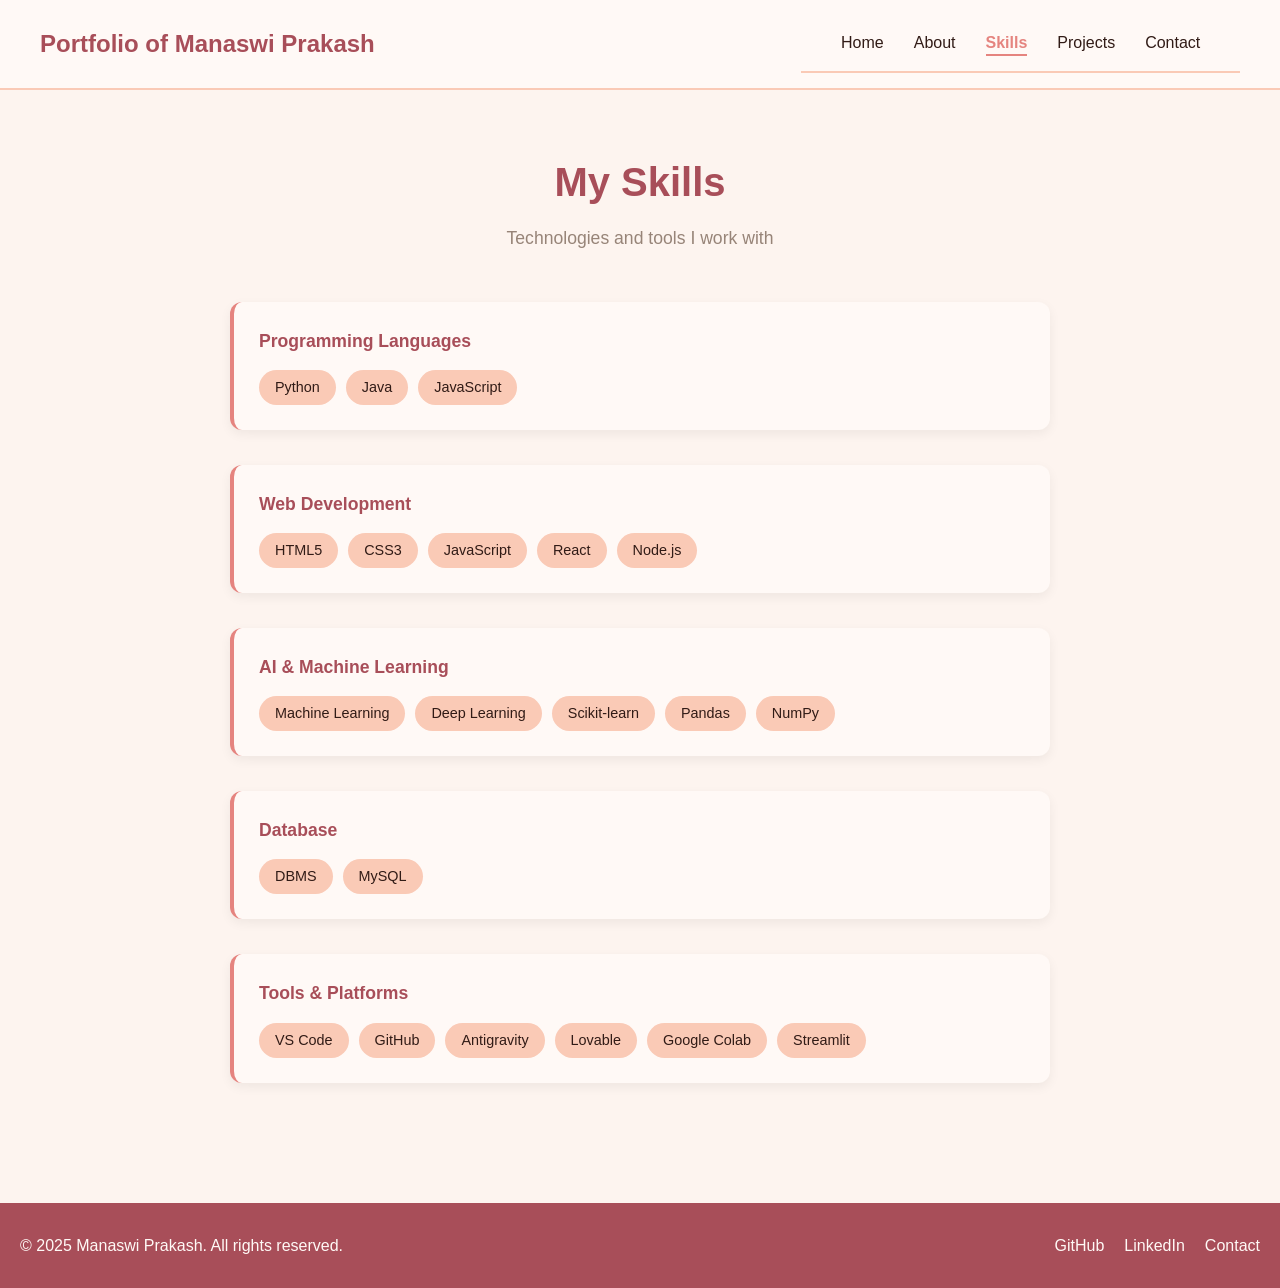
<file: portfolio-website/skills.html>
<!DOCTYPE html>
<html lang="en">
<head>
    <meta charset="UTF-8">
    <meta name="viewport" content="width=device-width, initial-scale=1.0">
    <title>Skills — Manaswi Prakash</title>
        <meta name="description" content="Skills of Manaswi Prakash — Python, React, ML, Deep Learning and more.">
<meta name="author" content="Manaswi Prakash">

    <link rel="stylesheet" href="style.css">

</head>
<body>

    <!-- Header -->
    <header>
        <h1>Portfolio of Manaswi Prakash</h1>
        <nav aria-label="Main navigation">
            <ul>
                <li><a href="index.html">Home</a></li>
                <li><a href="about.html">About</a></li>
<li><a href="skills.html" class="active">Skills</a></li>                <li><a href="projects.html">Projects</a></li>
                <li><a href="contact.html">Contact</a></li>
            </ul>
        </nav>
    </header>

    <main>
        <section id="skills-page" aria-labelledby="skills-title">

            <div class="skills-hero">
                <h2 id="skills-title">My Skills</h2>
                <p>Technologies and tools I work with</p>
            </div>

            <!-- Languages -->
            <div class="skills-container">

                <div class="skill-category">
                    <h3>Programming Languages</h3>
                    <div class="skill-tags">
                        <span class="skill-tag">Python</span>
                        <span class="skill-tag">Java</span>
                        <span class="skill-tag">JavaScript</span>
                    </div>
                </div>

                <!-- Web Development -->
                <div class="skill-category">
                    <h3>Web Development</h3>
                    <div class="skill-tags">
                        <span class="skill-tag">HTML5</span>
                        <span class="skill-tag">CSS3</span>
                        <span class="skill-tag">JavaScript</span>
                        <span class="skill-tag">React</span>
                        <span class="skill-tag">Node.js</span>
                    </div>
                </div>

                <!-- AI / ML -->
                <div class="skill-category">
                    <h3>AI & Machine Learning</h3>
                    <div class="skill-tags">
                        <span class="skill-tag">Machine Learning</span>
                        <span class="skill-tag">Deep Learning</span>
                        <span class="skill-tag">Scikit-learn</span>
                        <span class="skill-tag">Pandas</span>
                        <span class="skill-tag">NumPy</span>
                    </div>
                </div>

                <!-- Database -->
                <div class="skill-category">
                    <h3>Database</h3>
                    <div class="skill-tags">
                        <span class="skill-tag">DBMS</span>
                        <span class="skill-tag">MySQL</span>
                    </div>
                </div>

                <!-- Tools -->
                <div class="skill-category">
                    <h3>Tools & Platforms</h3>
                    <div class="skill-tags">
                        <span class="skill-tag">VS Code</span>
                        <span class="skill-tag">GitHub</span>
                        <span class="skill-tag">Antigravity</span>
                        <span class="skill-tag">Lovable</span>
                        <span class="skill-tag">Google Colab</span>
                        <span class="skill-tag">Streamlit</span>
                    </div>
                </div>

            </div>

        </section>
    </main>

    <!-- Footer -->
    <footer>
        <p>© 2025 Manaswi Prakash. All rights reserved.</p>
        <div class="footer-links">
            <a href="https://github.com/" target="_blank" aria-label="GitHub Profile">GitHub</a>
            <a href="https://linkedin.com/" target="_blank" aria-label="LinkedIn Profile">LinkedIn</a>
            <a href="contact.html" aria-label="Contact Me">Contact</a>
        </div>
    </footer>

</body>
</html>
</file>
<file: style.css>
/* ============================================
   MANASWI PRAKASH — PORTFOLIO
   Light + Dark Theme
   Mobile First Responsive
   CSS Grid + Flexbox
   ============================================ */


/* ============================================
   1. CSS VARIABLES — Light Theme (Default)
   ============================================ */

:root {
  --bg-color       : #FFF6F2;
  --bg-secondary   : #FFE9E2;
  --card-bg        : #FFFFFF;
  --primary        : #64213D;
  --secondary      : #A85573;
  --accent-coral   : #E97867;
  --accent-gold    : #D4A72C;
  --text-primary   : #24151C;
  --text-muted     : #765E68;
  --border-color   : #E8C4C4;
  --shadow         : 0 4px 18px rgba(100, 33, 61, 0.10);
  --shadow-hover   : 0 8px 28px rgba(100, 33, 61, 0.18);
  --radius         : 12px;
  --radius-sm      : 8px;
  --radius-pill    : 30px;
  --transition     : all 0.28s ease;
  --font-main      : 'Segoe UI', Tahoma, Geneva, Verdana, sans-serif;
  --fs-xs          : 0.9rem;
  --fs-sm          : 1.05rem;
  --fs-md          : 1.15rem;
  --fs-lg          : 1.5rem;
  --fs-xl          : 2.8rem;
  --fs-xxl         : 4rem;
  --sp-xs          : 4px;
  --sp-sm          : 8px;
  --sp-md          : 16px;
  --sp-lg          : 32px;
  --sp-xl          : 64px;
}


/* ============================================
   2. DARK THEME VARIABLES
   ============================================ */

.dark-mode {
  --bg-color       : #160D14;
  --bg-secondary   : #21111B;
  --card-bg        : #2C1724;
  --primary        : #D75B82;
  --secondary      : #B979D1;
  --accent-coral   : #FF8A78;
  --accent-gold    : #E8C45A;
  --text-primary   : #FFF5F0;
  --text-muted     : #CDB4BF;
  --border-color   : #4A2535;
  --shadow         : 0 4px 18px rgba(0, 0, 0, 0.40);
  --shadow-hover   : 0 8px 28px rgba(0, 0, 0, 0.55);
}


/* ============================================
   3. RESET + BASE
   ============================================ */

* {
  margin     : 0;
  padding    : 0;
  box-sizing : border-box;
}

html {
  scroll-behavior: smooth;
}

body {
  display          : flex;
  flex-direction   : column;
  min-height       : 100vh;
  font-family      : var(--font-main);
  background-color : var(--bg-color);
  color            : var(--text-primary);
  font-size        : var(--fs-md);
  line-height      : 1.8;
  transition       : background-color 0.3s ease, color 0.3s ease;
}

main {
  flex: 1;
}

img {
  max-width : 100%;
  display   : block;
}

a {
  text-decoration : none;
  color           : inherit;
}

ul {
  list-style: none;
}


/* ============================================
/* ============================================
   4. HEADER + NAVBAR
   ============================================ */

header {
  background-color : var(--card-bg);
  padding          : 1rem 2rem;
  display          : flex;
  justify-content  : space-between;
  align-items      : center;
  border-bottom    : 2px solid var(--border-color);
  position         : sticky;
  top              : 0;
  z-index          : 100;
  transition       : background-color 0.3s ease, border-color 0.3s ease;
}

header h1 {
  font-size      : var(--fs-lg);
  color          : var(--primary);
  font-weight    : 700;
  letter-spacing : 0.3px;
}

.nav-actions {
  display     : flex;
  align-items : center;
  gap         : var(--sp-md);
}

nav {
  display     : flex;
  align-items : center;
}

nav ul {
  display   : flex;    /* Desktop default — visible */
  gap       : var(--sp-lg);
  padding   : 0;
  margin    : 0;
  list-style: none;
}

nav a {
  color          : var(--text-primary);
  font-weight    : 500;
  font-size      : 1.1rem;
  padding-bottom : 3px;
  position       : relative;
  transition     : color 0.3s ease;
  white-space    : nowrap;
}

nav a::after {
  content          : '';
  position         : absolute;
  bottom           : -2px;
  left             : 0;
  width            : 0;
  height           : 2px;
  background-color : var(--accent-gold);
  transition       : width 0.3s ease;
}

nav a:hover::after,
nav a.active::after {
  width: 100%;
}

nav a:hover,
nav a.active {
  color: var(--primary);
}

/* Hamburger — hidden by default (desktop) */
.nav-toggle {
  display    : none;
  background : none;
  border     : none;
  cursor     : pointer;
  font-size  : 1.5rem;
  color      : var(--text-primary);
  transition : var(--transition);
  line-height: 1;
}

.theme-toggle {
  background    : none;
  border        : 2px solid var(--border-color);
  border-radius : var(--radius-pill);
  padding       : 6px 16px;
  cursor        : pointer;
  color         : var(--text-primary);
  font-size     : var(--fs-sm);
  font-weight   : 600;
  transition    : var(--transition);
  white-space   : nowrap;
}

.theme-toggle:hover {
  background-color : var(--primary);
  color            : #ffffff;
  border-color     : var(--primary);
}

/* Mobile nav open state */
nav ul.open {
  display          : flex;
  flex-direction   : column;
  position         : fixed;
  top              : 65px;
  left             : 0;
  right            : 0;
  background-color : var(--card-bg);
  padding          : var(--sp-md) var(--sp-lg);
  border-bottom    : 2px solid var(--border-color);
  gap              : var(--sp-md);
  z-index          : 99;
  box-shadow       : var(--shadow);
}

/* ===== MOBILE — max 767px ===== */
@media (max-width: 767px) {
  .nav-toggle {
    display: block;   /* Mobile pe hamburger dikhega */
  }
  nav ul {
    display: none;    /* Mobile pe links hidden (by default) */
  }
}

/* ============================================
   5. HERO SECTION
   ============================================ */

#hero {
  background-color : var(--bg-secondary);
  padding          : 90px 40px;
  text-align       : center;
  display          : flex;
  align-items      : center;
  justify-content  : center;
  min-height       : 80vh;
  transition       : background-color 0.3s ease;
  background-image :
    radial-gradient(circle at 20% 50%, rgba(212, 167, 44, 0.08) 0%, transparent 50%),
    radial-gradient(circle at 80% 20%, rgba(100, 33, 61, 0.07) 0%, transparent 50%);
}

.hero-content {
  max-width : 680px;
  width     : 100%;
}

.hero-greeting {
  font-size      : var(--fs-lg);
  color          : var(--secondary);
  margin-bottom  : var(--sp-sm);
  letter-spacing : 1.5px;
  font-weight    : 500;
}

#hero h2 {
  font-size     : var(--fs-xxl);
  color         : var(--primary);
  margin-bottom : var(--sp-md);
  line-height   : 1.15;
  font-weight   : 800;
}

#hero h2::after {
  content          : '';
  display          : block;
  width            : 80px;
  height           : 4px;
  background-color : var(--accent-gold);
  margin           : 12px auto 0 auto;
  border-radius    : 2px;
}

.hero-subtitle {
  font-size   : var(--fs-lg);
  color       : var(--text-muted);
  max-width   : 520px;
  margin      : var(--sp-md) auto var(--sp-lg) auto;
  line-height : 1.7;
}

.hero-buttons {
  display         : flex;
  gap             : var(--sp-md);
  justify-content : center;
  flex-wrap       : wrap;
}

.btn-primary {
  padding          : 14px 32px;
  background-color : var(--primary);
  color            : #ffffff;
  border-radius    : var(--radius-sm);
  font-weight      : 700;
  font-size        : 1.1rem;
  border           : 2px solid var(--primary);
  transition       : var(--transition);
  display          : inline-block;
  letter-spacing   : 0.3px;
}

.btn-primary:hover {
  background-color : var(--secondary);
  border-color     : var(--secondary);
  transform        : translateY(-3px);
  box-shadow       : var(--shadow-hover);
}

.btn-secondary {
  padding       : 14px 32px;
  background    : transparent;
  color         : var(--primary);
  border-radius : var(--radius-sm);
  font-weight   : 700;
  font-size     : 1.1rem;
  border        : 2px solid var(--primary);
  transition    : var(--transition);
  display       : inline-block;
}

.btn-secondary:hover {
  background-color : var(--primary);
  color            : #ffffff;
  transform        : translateY(-3px);
  box-shadow       : var(--shadow-hover);
}


/* ============================================
   6. FEATURED PROJECTS
   ============================================ */

#featured-projects {
  padding    : var(--sp-xl) var(--sp-lg);
  transition : background-color 0.3s ease;
}

#featured-projects > header {
  text-align    : center;
  margin-bottom : var(--sp-lg);
  display       : block;
  background    : none;
  border        : none;
  position      : static;
  padding       : 0;
  box-shadow    : none;
}

#featured-projects > header h2 {
  font-size     : var(--fs-xl);
  color         : var(--primary);
  margin-bottom : var(--sp-sm);
  font-weight   : 700;
}

#featured-projects > header h2::after {
  content          : '';
  display          : block;
  width            : 60px;
  height           : 3px;
  background-color : var(--accent-gold);
  margin           : 10px auto 0 auto;
  border-radius    : 2px;
}

#featured-projects > header p {
  color     : var(--text-muted);
  font-size : var(--fs-md);
  max-width : 600px;
  margin    : var(--sp-sm) auto 0 auto;
}

.projects-container {
  display               : grid;
  grid-template-columns : 1fr;
  gap                   : var(--sp-lg);
  max-width             : 1100px;
  margin                : 0 auto;
}

.project-card {
  background-color : var(--card-bg);
  border           : 1px solid var(--border-color);
  border-radius    : var(--radius);
  overflow         : hidden;
  box-shadow       : var(--shadow);
  transition       : var(--transition);
  display          : flex;
  flex-direction   : column;
}

.project-card:hover {
  transform    : translateY(-6px);
  box-shadow   : var(--shadow-hover);
  border-color : var(--accent-gold);
}

.project-card img {
  width      : 100%;
  height     : 210px;
  object-fit : cover;
  transition : transform 0.4s ease;
}

.project-card:hover img {
  transform: scale(1.04);
}

.project-card header {
  background : none;
  border     : none;
  position   : static;
  padding    : var(--sp-md) var(--sp-md) 0 var(--sp-md);
  display    : block;
  box-shadow : none;
}

.project-card header h3 {
  font-size   : var(--fs-lg);
  color       : var(--primary);
  font-weight : 700;
}

.project-card p {
  padding     : var(--sp-sm) var(--sp-md);
  color       : var(--text-muted);
  font-size   : var(--fs-sm);
  line-height : 1.7;
  flex-grow   : 1;
}

.project-card > a {
  display          : inline-block;
  margin           : var(--sp-md);
  padding          : 10px 22px;
  background-color : var(--primary);
  color            : #ffffff;
  border-radius    : var(--radius-sm);
  font-weight      : 600;
  font-size        : var(--fs-sm);
  border           : 2px solid var(--primary);
  transition       : var(--transition);
  align-self       : flex-start;
}

.project-card > a:hover {
  background-color : var(--accent-gold);
  border-color     : var(--accent-gold);
  color            : #24151C;
}


/* ============================================
   7. FOOTER
   ============================================ */

footer {
  background-color : var(--primary);
  color            : #ffffff;
  padding          : var(--sp-lg) 2rem;
  margin-top       : auto;
  width            : 100%;
  display          : flex;
  justify-content  : space-between;
  align-items      : center;
  flex-wrap        : wrap;
  gap              : var(--sp-md);
  transition       : background-color 0.3s ease;
}

footer p {
  font-size : var(--fs-sm);
  opacity   : 0.9;
}

.footer-links {
  display : flex;
  gap     : var(--sp-lg);
}

.footer-links a {
  color       : rgba(255, 255, 255, 0.85);
  font-size   : var(--fs-sm);
  font-weight : 500;
  transition  : var(--transition);
}

.footer-links a:hover {
  color           : var(--accent-gold);
  text-decoration : underline;
}


/* ============================================
   8. ABOUT PAGE
   ============================================ */

#about-hero {
  padding    : var(--sp-xl) var(--sp-lg);
  background : var(--bg-color);
  transition : background-color 0.3s ease;
}

.about-container {
  max-width      : 800px;
  margin         : 0 auto;
  display        : flex;
  flex-direction : column;
  align-items    : center;
  gap            : var(--sp-lg);
  text-align     : center;
}

.about-image img {
  width           : 220px;
  height          : 220px;
  object-fit      : cover;
  object-position : top;
  border-radius   : 50%;
  box-shadow      : var(--shadow-hover);
  border          : 5px solid var(--secondary);
  transition      : var(--transition);
}

.about-image img:hover {
  border-color : var(--accent-gold);
  transform    : scale(1.03);
}

.about-text {
  width      : 100%;
  text-align : center;
}

.about-text h2 {
  font-size     : var(--fs-xl);
  color         : var(--primary);
  margin-bottom : var(--sp-md);
  font-weight   : 700;
}

.about-text p {
  margin-bottom : var(--sp-md);
  line-height   : 1.8;
  color         : var(--text-muted);
  max-width     : 650px;
  margin-left   : auto;
  margin-right  : auto;
}

.about-details {
  display               : grid;
  grid-template-columns : 1fr 1fr;
  gap                   : var(--sp-md);
  margin                : var(--sp-lg) 0;
  text-align            : left;
  width                 : 100%;
}

.detail-item {
  display          : flex;
  flex-direction   : column;
  gap              : 4px;
  background-color : var(--bg-secondary);
  padding          : var(--sp-sm) var(--sp-md);
  border-radius    : var(--radius-sm);
  border-left      : 3px solid var(--accent-gold);
  transition       : var(--transition);
}

.detail-item:hover {
  transform    : translateX(4px);
  border-color : var(--primary);
}

.detail-label {
  font-weight    : 700;
  color          : var(--primary);
  font-size      : var(--fs-sm);
  text-transform : uppercase;
  letter-spacing : 0.5px;
}

.detail-value {
  color       : var(--text-muted);
  font-size   : var(--fs-md);
  font-weight : 500;
}


/* ============================================
   9. SKILLS PAGE
   ============================================ */

#skills-page {
  padding    : var(--sp-xl) var(--sp-lg);
  max-width  : 900px;
  margin     : 0 auto;
  transition : background-color 0.3s ease;
}

.skills-hero {
  text-align    : center;
  margin-bottom : var(--sp-xl);
}

.skills-hero h2 {
  font-size     : var(--fs-xl);
  color         : var(--primary);
  margin-bottom : var(--sp-sm);
  font-weight   : 700;
}

.skills-hero p {
  color     : var(--text-muted);
  font-size : var(--fs-lg);
}

.skills-container {
  display        : flex;
  flex-direction : column;
  gap            : var(--sp-lg);
}

.skill-category {
  background-color : var(--card-bg);
  padding          : var(--sp-lg);
  border-radius    : var(--radius);
  border-left      : 4px solid var(--accent-gold);
  box-shadow       : var(--shadow);
  transition       : var(--transition);
}

.skill-category:hover {
  transform    : translateX(5px);
  box-shadow   : var(--shadow-hover);
  border-color : var(--primary);
}

.skill-category h3 {
  color         : var(--primary);
  margin-bottom : var(--sp-md);
  font-size     : var(--fs-lg);
  font-weight   : 600;
}

.skill-tags {
  display   : flex;
  flex-wrap : wrap;
  gap       : var(--sp-sm);
}

.skill-tag {
  background-color : var(--bg-secondary);
  color            : var(--primary);
  padding          : 6px 16px;
  border-radius    : var(--radius-pill);
  font-size        : var(--fs-sm);
  font-weight      : 500;
  border           : 1px solid var(--border-color);
  transition       : var(--transition);
}

.skill-tag:hover {
  background-color : var(--primary);
  color            : #ffffff;
  border-color     : var(--primary);
}


/* ============================================
   10. PROJECTS PAGE
   ============================================ */

#projects-page {
  padding    : var(--sp-xl) var(--sp-lg);
  max-width  : 1000px;
  margin     : 0 auto;
  transition : background-color 0.3s ease;
}

.projects-hero {
  text-align    : center;
  margin-bottom : var(--sp-xl);
}

.projects-hero h2 {
  font-size     : var(--fs-xl);
  color         : var(--primary);
  margin-bottom : var(--sp-sm);
  font-weight   : 700;
}

.projects-hero p {
  color     : var(--text-muted);
  font-size : var(--fs-lg);
}

.all-projects-container {
  display        : flex;
  flex-direction : column;
  gap            : var(--sp-lg);
}

.project-card-full {
  display          : flex;
  background-color : var(--card-bg);
  border-radius    : var(--radius);
  overflow         : hidden;
  box-shadow       : var(--shadow);
  border           : 1px solid var(--border-color);
  transition       : var(--transition);
}

.project-card-full:hover {
  transform    : translateY(-4px);
  box-shadow   : var(--shadow-hover);
  border-color : var(--accent-gold);
}

.project-image {
  width     : 280px;
  min-width : 280px;
  height    : 250px;
  overflow  : hidden;
}

.project-image img {
  width           : 100%;
  height          : 100%;
  object-fit      : cover;
  object-position : top;
  transition      : transform 0.4s ease;
}

.project-card-full:hover .project-image img {
  transform: scale(1.05);
}

.project-info {
  padding        : var(--sp-lg);
  display        : flex;
  flex-direction : column;
  gap            : var(--sp-sm);
  flex           : 1;
}

.project-info h3 {
  font-size   : var(--fs-lg);
  color       : var(--primary);
  font-weight : 700;
}

.project-info p {
  line-height : 1.7;
  color       : var(--text-muted);
}

.project-status {
  color      : var(--secondary);
  font-size  : var(--fs-sm);
  font-style : italic;
}

.project-tech {
  display   : flex;
  flex-wrap : wrap;
  gap       : var(--sp-sm);
}

.project-tech span {
  background-color : var(--bg-secondary);
  color            : var(--primary);
  padding          : 4px 12px;
  border-radius    : var(--radius-pill);
  font-size        : var(--fs-sm);
  font-weight      : 500;
  border           : 1px solid var(--border-color);
}

.project-links {
  display    : flex;
  gap        : var(--sp-sm);
  margin-top : var(--sp-sm);
  flex-wrap  : wrap;
}

.project-links a {
  padding          : 10px 20px;
  background-color : var(--primary);
  color            : #ffffff;
  border-radius    : var(--radius-sm);
  font-weight      : 600;
  font-size        : var(--fs-sm);
  border           : 2px solid var(--primary);
  transition       : var(--transition);
}

.project-links a:hover {
  background-color : var(--accent-gold);
  border-color     : var(--accent-gold);
  color            : #24151C;
}


/* ============================================
   11. CONTACT PAGE
   ============================================ */

#contact-page {
  padding    : var(--sp-xl) var(--sp-lg);
  max-width  : 900px;
  margin     : 0 auto;
  transition : background-color 0.3s ease;
}

.contact-hero {
  text-align    : center;
  margin-bottom : var(--sp-xl);
}

.contact-hero h2 {
  font-size     : var(--fs-xl);
  color         : var(--primary);
  margin-bottom : var(--sp-sm);
  font-weight   : 700;
}

.contact-hero p {
  color     : var(--text-muted);
  font-size : var(--fs-lg);
}

.contact-container {
  display     : flex;
  gap         : var(--sp-lg);
  align-items : flex-start;
}

.contact-info {
  background-color : var(--card-bg);
  padding          : var(--sp-lg);
  border-radius    : var(--radius);
  border           : 1px solid var(--border-color);
  min-width        : 250px;
  display          : flex;
  flex-direction   : column;
  gap              : var(--sp-md);
  box-shadow       : var(--shadow);
}

.contact-info h3 {
  color       : var(--primary);
  font-size   : var(--fs-lg);
  font-weight : 700;
}

.info-item {
  display        : flex;
  flex-direction : column;
  gap            : 4px;
}

.info-label {
  font-weight    : 700;
  color          : var(--accent-gold);
  font-size      : var(--fs-sm);
  text-transform : uppercase;
  letter-spacing : 0.8px;
}

.info-item a {
  color      : var(--text-muted);
  transition : var(--transition);
}

.info-item a:hover {
  color: var(--primary);
}

.contact-form {
  flex           : 1;
  display        : flex;
  flex-direction : column;
  gap            : var(--sp-md);
}

.form-group {
  display        : flex;
  flex-direction : column;
  gap            : 6px;
}

.form-group label {
  font-weight : 600;
  color       : var(--text-primary);
  font-size   : var(--fs-sm);
}

.form-group input,
.form-group textarea {
  padding          : 12px 16px;
  border           : 1px solid var(--border-color);
  border-radius    : var(--radius-sm);
  background-color : var(--card-bg);
  color            : var(--text-primary);
  font-size        : var(--fs-md);
  font-family      : var(--font-main);
  outline          : none;
  transition       : var(--transition);
}

.form-group input:focus,
.form-group textarea:focus {
  border-color : var(--primary);
  box-shadow   : 0 0 0 3px rgba(100, 33, 61, 0.12);
}

.form-group textarea {
  resize     : vertical;
  min-height : 130px;
}

.contact-form .btn-primary {
  align-self : flex-start;
  border     : none;
  cursor     : pointer;
}


/* ============================================
   12. MEDIA QUERIES — MOBILE FIRST
   ============================================ */

@media (min-width: 1024px) {
  .projects-container {
    grid-template-columns : repeat(2, 1fr);
  }
  #hero h2 { font-size: 3.5rem; }
}

@media (max-width: 767px) {
.nav-toggle {
    display: block;   /* ← Sirf mobile pe dikhega */
  }
  header {
    padding : 0.8rem 1rem;
  }

  header h1 { font-size: 1rem; }

  #hero {
    padding    : var(--sp-xl) var(--sp-md);
    min-height : 75vh;
  }

  #hero h2       { font-size: 2.2rem; }
  .hero-subtitle { font-size: var(--fs-md); }

  .projects-container {
    grid-template-columns: 1fr;
  }

  .about-details {
    grid-template-columns: 1fr;
  }

  .about-image img {
    width  : 180px;
    height : 180px;
  }

  .project-card-full {
    flex-direction: column;
  }

  .project-image {
    width     : 100%;
    min-width : unset;
    height    : 200px;
  }

  .contact-container {
    flex-direction: column;
  }

  .contact-info { width: 100%; }

  footer {
    flex-direction : column;
    text-align     : center;
    padding        : var(--sp-lg) var(--sp-md);
  }

  .footer-links { gap: var(--sp-md); }
}
</file>
<file: portfolio-website/style.css>
/* Color Theme */
:root {
  --cream: #FDF4EF;
  --off-white: #FFF9F6;
  --primary-pink: #E5847F;
  --deep-rose: #A84E59;
  --peach: #FADFD1;
  --blush: #FACAB6;
  --light-pink: #FEE0C4;
  --dark-brown: #311B16;
  --taupe: #978478;
  --sage: #718B58;
  --yellow: #F4C95D;
  --lavender: #C9B7D9;
}

/* Base */
* {
    margin: 0;
    padding: 0;
    box-sizing: border-box;
}

body {
    background-color: var(--cream);
    color: var(--dark-brown);
    font-family: 'Segoe UI', sans-serif;
    line-height: 1.6;
}

/* Navbar */
nav {
    background-color: var(--off-white);
    padding: 15px 40px;
    display: flex;
    justify-content: space-between;
    align-items: center;
    border-bottom: 2px solid var(--blush);
    position: sticky;
    top: 0;
    z-index: 100;
}

nav ul {
    list-style: none;
    display: flex;
    gap: 30px;
}

nav a {
    text-decoration: none;
    color: var(--dark-brown);
    font-weight: 500;
    transition: color 0.3s ease;
}

nav a:hover {
    color: var(--primary-pink);
}

/* Featured Projects */
#featured-projects {
    padding: 60px 20px;
}

#featured-projects > header {
    text-align: center;
    margin-bottom: 40px;
}

#featured-projects h2 {
    font-size: 2rem;
    margin-bottom: 10px;
}

.projects-container {
    display: grid;
    grid-template-columns: repeat(2, 1fr);
    gap: 25px;
    max-width: 1000px;
    margin: 0 auto;
}

.project-card {
    padding: 25px;
    border: 1px solid var(--blush);
    border-radius: 12px;
    background-color: var(--off-white);
    box-shadow: 0 4px 12px rgba(0, 0, 0, 0.08);
    transition: transform 0.3s ease, box-shadow 0.3s ease;
}

.project-card:hover {
    transform: translateY(-5px);
    box-shadow: 0 8px 20px rgba(0, 0, 0, 0.12);
}

.project-card img {
    width: 100%;
    height: 200px;
    object-fit: cover;
    border-radius: 8px;
    margin-bottom: 15px;
}

.project-card h3 {
    margin-bottom: 15px;
    color: var(--deep-rose);
}

.project-card p {
    line-height: 1.6;
}

.project-card a {
    display: inline-block;
    margin-top: 15px;
    padding: 10px 18px;
    text-decoration: none;
    border-radius: 6px;
    background-color: var(--primary-pink);
    color: var(--off-white);
    transition: background-color 0.3s ease;
}

.project-card a:hover {
    background-color: var(--deep-rose);
}

/* Responsive */
@media (max-width: 768px) {
    .projects-container {
        grid-template-columns: 1fr;
    }

    #featured-projects {
        padding: 40px 15px;
    }

    #featured-projects h2 {
        font-size: 1.7rem;
    }
}
/* Header */
header {
    background-color: var(--off-white);
    padding: 15px 40px;
    display: flex;
    justify-content: space-between;
    align-items: center;
    border-bottom: 2px solid var(--blush);
    position: sticky;
    top: 0;
    z-index: 100;
}

header h1 {
    font-size: 1.5rem;
    color: var(--deep-rose);
}
/* Hero Section */
#hero {
    background-color: var(--peach);
    padding: 80px 40px;
    text-align: center;
}

.hero-greeting {
    font-size: 1.2rem;
    color: var(--taupe);
    margin-bottom: 10px;
}

#hero h2 {
    font-size: 3rem;
    color: var(--deep-rose);
    margin-bottom: 15px;
}

.hero-subtitle {
    font-size: 1.1rem;
    color: var(--dark-brown);
    max-width: 500px;
    margin: 0 auto 30px auto;
}

.hero-buttons {
    display: flex;
    gap: 15px;
    justify-content: center;
}

.btn-primary {
    padding: 12px 25px;
    background-color: var(--primary-pink);
    color: var(--off-white);
    text-decoration: none;
    border-radius: 8px;
    transition: background-color 0.3s ease;
}

.btn-primary:hover {
    background-color: var(--deep-rose);
}

.btn-secondary {
    padding: 12px 25px;
    background-color: transparent;
    color: var(--deep-rose);
    text-decoration: none;
    border-radius: 8px;
    border: 2px solid var(--deep-rose);
    transition: all 0.3s ease;
}

.btn-secondary:hover {
    background-color: var(--deep-rose);
    color: var(--off-white);
}

#featured-projects > header {
    text-align: center;
    margin-bottom: 40px;
    display: block;
}
/* Footer */
footer {
    background-color: var(--deep-rose);
    color: var(--off-white);
    text-align: center;
    padding: 30px 20px;
    margin-top: 60px;
    display: flex;
    justify-content: space-between;
    align-items: center;
    flex-wrap: wrap;
    gap: 15px;
}

.footer-links {
    display: flex;
    gap: 20px;
}

.footer-links a {
    color: var(--off-white);
    text-decoration: none;
    transition: color 0.3s ease;
}

.footer-links a:hover {
    color: var(--blush);
}
/* About Page */
#about-hero {
    padding: 60px 40px;
    background-color: var(--off-white);
}

.about-container {
    max-width: 800px;
    margin: 0 auto;
}

.about-text h2 {
    font-size: 2.5rem;
    color: var(--deep-rose);
    margin-bottom: 20px;
}

.about-text p {
    margin-bottom: 15px;
    line-height: 1.8;
    color: var(--dark-brown);
}

.about-details {
    margin: 30px 0;
    display: flex;
    flex-direction: column;
    gap: 12px;
}

.detail-item {
    display: flex;
    gap: 15px;
    align-items: center;
}

.detail-label {
    background-color: var(--blush);
    color: var(--deep-rose);
    padding: 4px 12px;
    border-radius: 20px;
    font-weight: 600;
    font-size: 0.9rem;
    min-width: 100px;
    text-align: center;
}
/* About Image */
.about-container {
    display: flex;
    gap: 50px;
    align-items: center;
    max-width: 900px;
    margin: 0 auto;
}

.about-image img {
    width: 280px;
    height: 350px;
    object-fit: cover;
    object-position: top;
    border-radius: 20px;
    box-shadow: 0 8px 25px rgba(0, 0, 0, 0.12);
    border: 4px solid var(--blush);
}

@media (max-width: 768px) {
    .about-container {
        flex-direction: column;
        text-align: center;
    }

    .about-image img {
        width: 220px;
        height: 280px;
    }
}
/* Skills Page */
#skills-page {
    padding: 60px 40px;
    max-width: 900px;
    margin: 0 auto;
}

.skills-hero {
    text-align: center;
    margin-bottom: 50px;
}

.skills-hero h2 {
    font-size: 2.5rem;
    color: var(--deep-rose);
    margin-bottom: 10px;
}

.skills-hero p {
    color: var(--taupe);
    font-size: 1.1rem;
}

.skills-container {
    display: flex;
    flex-direction: column;
    gap: 35px;
}

.skill-category {
    background-color: var(--off-white);
    padding: 25px;
    border-radius: 12px;
    border-left: 4px solid var(--primary-pink);
    box-shadow: 0 4px 12px rgba(0, 0, 0, 0.06);
}

.skill-category h3 {
    color: var(--deep-rose);
    margin-bottom: 15px;
    font-size: 1.1rem;
}

.skill-tags {
    display: flex;
    flex-wrap: wrap;
    gap: 10px;
}

.skill-tag {
    background-color: var(--blush);
    color: var(--dark-brown);
    padding: 6px 16px;
    border-radius: 20px;
    font-size: 0.9rem;
    font-weight: 500;
    transition: background-color 0.3s ease;
}

.skill-tag:hover {
    background-color: var(--primary-pink);
    color: var(--off-white);
}
/* Projects Page */
#projects-page {
    padding: 60px 40px;
    max-width: 900px;
    margin: 0 auto;
}

.projects-hero {
    text-align: center;
    margin-bottom: 50px;
}

.projects-hero h2 {
    font-size: 2.5rem;
    color: var(--deep-rose);
    margin-bottom: 10px;
}

.projects-hero p {
    color: var(--taupe);
    font-size: 1.1rem;
}

.all-projects-container {
    display: flex;
    flex-direction: column;
    gap: 40px;
}

.project-card-full {
    display: flex;
    gap: 0px;
    background-color: var(--off-white);
    border-radius: 16px;
    overflow: hidden;
    box-shadow: 0 4px 15px rgba(0, 0, 0, 0.08);
    border: 1px solid var(--blush);
    transition: transform 0.3s ease;
}

.project-card-full:hover {
    transform: translateY(-4px);
}

.project-image {
    width: 280px;
    min-width: 280px;
    height: 250px;
    overflow: hidden;
}

.project-image img {
    width: 100%;
    height: 100%;
    object-fit: cover;
    object-position: top;
}
.project-info {
    padding: 25px;
    display: flex;
    flex-direction: column;
    gap: 12px;
}

.project-info h3 {
    font-size: 1.3rem;
    color: var(--deep-rose);
}

.project-info p {
    line-height: 1.7;
    color: var(--dark-brown);
}

.project-status {
    color: var(--taupe);
    font-size: 0.9rem;
    font-style: italic;
}

.project-tech {
    display: flex;
    flex-wrap: wrap;
    gap: 8px;
}

.project-tech span {
    background-color: var(--blush);
    color: var(--dark-brown);
    padding: 4px 12px;
    border-radius: 20px;
    font-size: 0.85rem;
    font-weight: 500;
}

.project-links {
    display: flex;
    gap: 12px;
    margin-top: 5px;
}

/* Responsive */
@media (max-width: 768px) {
    .project-card-full {
        flex-direction: column;
    }

    .project-image {
        width: 100%;
        min-width: unset;
        height: 200px;
    }
}
/* Contact Page */
#contact-page {
    padding: 60px 40px;
    max-width: 900px;
    margin: 0 auto;
}

.contact-hero {
    text-align: center;
    margin-bottom: 50px;
}

.contact-hero h2 {
    font-size: 2.5rem;
    color: var(--deep-rose);
    margin-bottom: 10px;
}

.contact-hero p {
    color: var(--taupe);
    font-size: 1.1rem;
}

.contact-container {
    display: flex;
    gap: 40px;
    align-items: flex-start;
}

/* Contact Info */
.contact-info {
    background-color: var(--off-white);
    padding: 30px;
    border-radius: 16px;
    border: 1px solid var(--blush);
    min-width: 250px;
    display: flex;
    flex-direction: column;
    gap: 20px;
}

.contact-info h3 {
    color: var(--deep-rose);
    font-size: 1.2rem;
}

.info-item {
    display: flex;
    flex-direction: column;
    gap: 4px;
}

.info-label {
    font-weight: 600;
    color: var(--primary-pink);
    font-size: 0.85rem;
    text-transform: uppercase;
    letter-spacing: 0.5px;
}

.info-item a {
    color: var(--dark-brown);
    text-decoration: none;
    transition: color 0.3s ease;
}

.info-item a:hover {
    color: var(--primary-pink);
}

/* Contact Form */
.contact-form {
    flex: 1;
    display: flex;
    flex-direction: column;
    gap: 20px;
}

.form-group {
    display: flex;
    flex-direction: column;
    gap: 6px;
}

.form-group label {
    font-weight: 600;
    color: var(--dark-brown);
    font-size: 0.95rem;
}

.form-group input,
.form-group textarea {
    padding: 12px 16px;
    border: 1px solid var(--blush);
    border-radius: 8px;
    background-color: var(--off-white);
    color: var(--dark-brown);
    font-size: 1rem;
    font-family: 'Segoe UI', sans-serif;
    transition: border-color 0.3s ease;
    outline: none;
}

.form-group input:focus,
.form-group textarea:focus {
    border-color: var(--primary-pink);
}

.form-group textarea {
    resize: vertical;
}

.contact-form .btn-primary {
    align-self: flex-start;
    padding: 12px 30px;
    background-color: var(--primary-pink);
    color: var(--off-white);
    border: none;
    border-radius: 8px;
    font-size: 1rem;
    cursor: pointer;
    transition: background-color 0.3s ease;
}

.contact-form .btn-primary:hover {
    background-color: var(--deep-rose);
}

/* Responsive */
@media (max-width: 768px) {
    .contact-container {
        flex-direction: column;
    }

    .contact-info {
        width: 100%;
    }
}
nav a.active {
    color: var(--primary-pink);
    font-weight: 700;
    border-bottom: 2px solid var(--primary-pink);
    padding-bottom: 3px;
}
</file>
